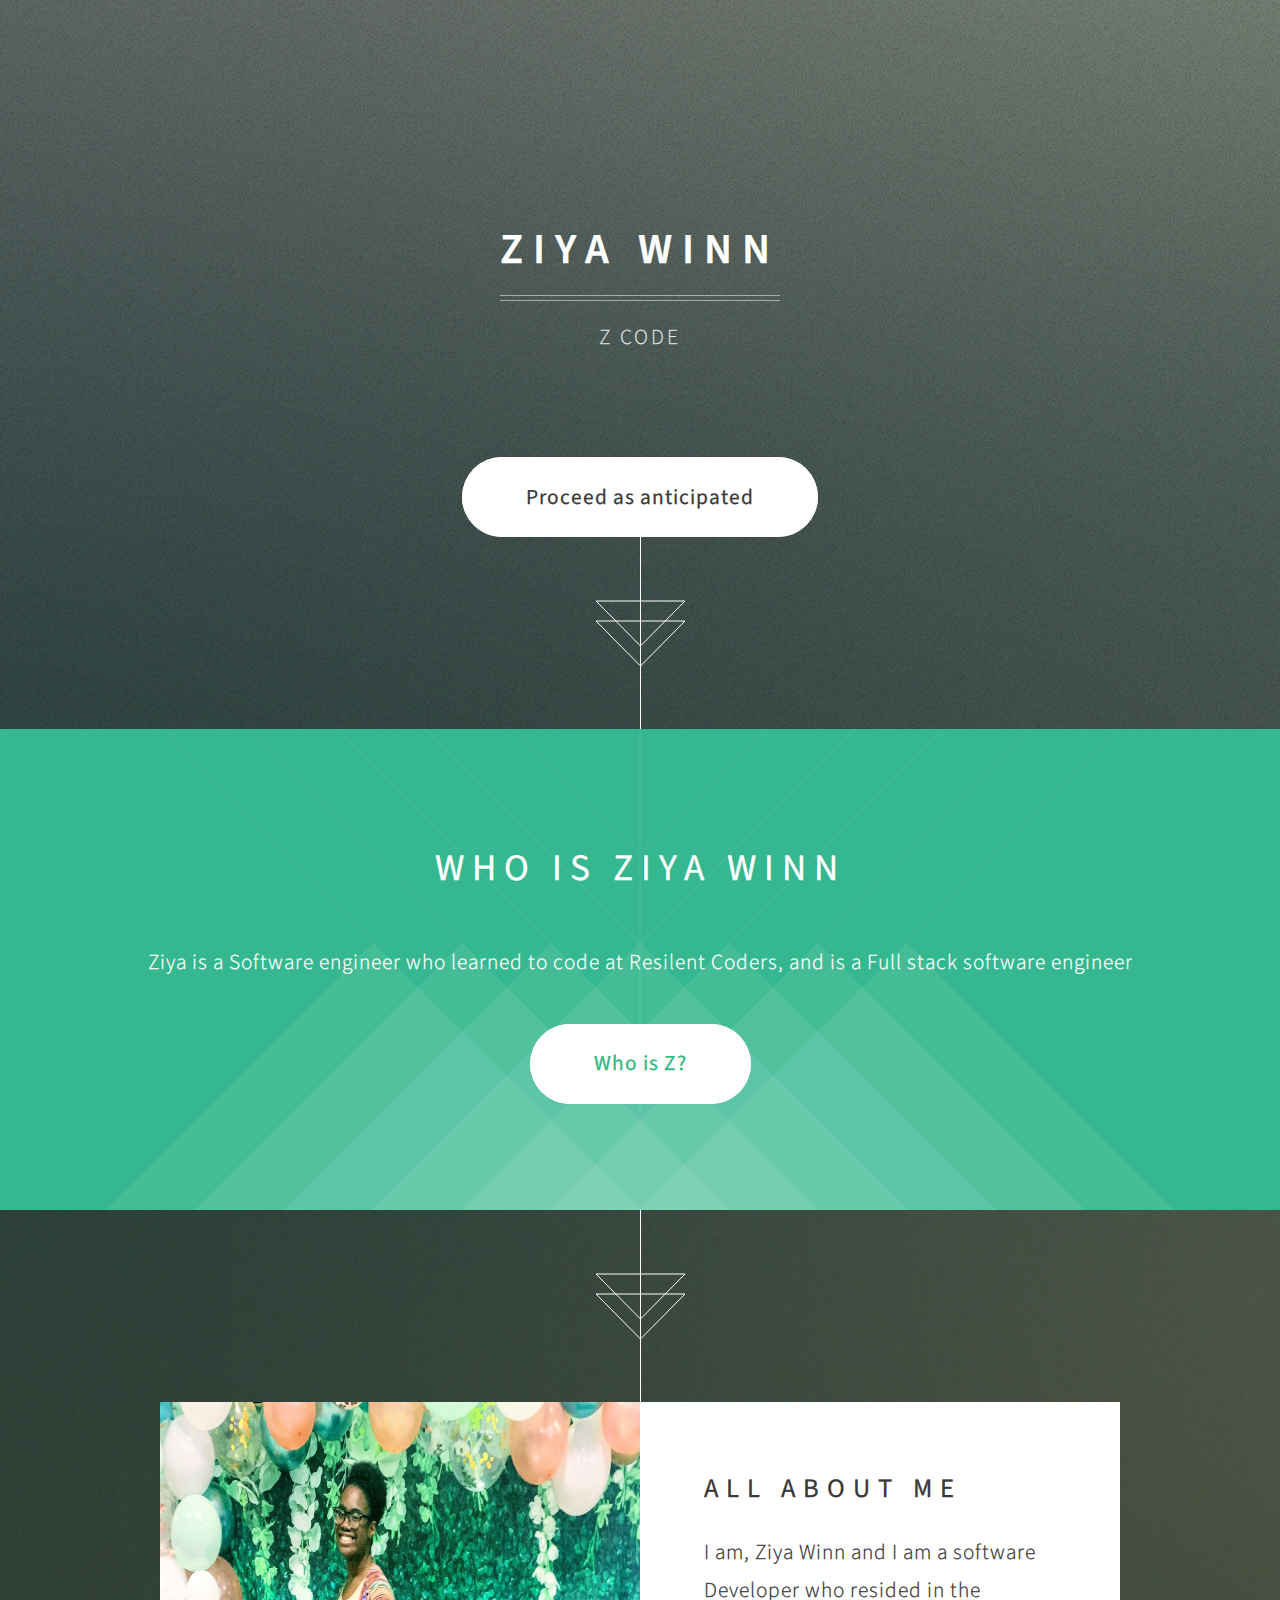
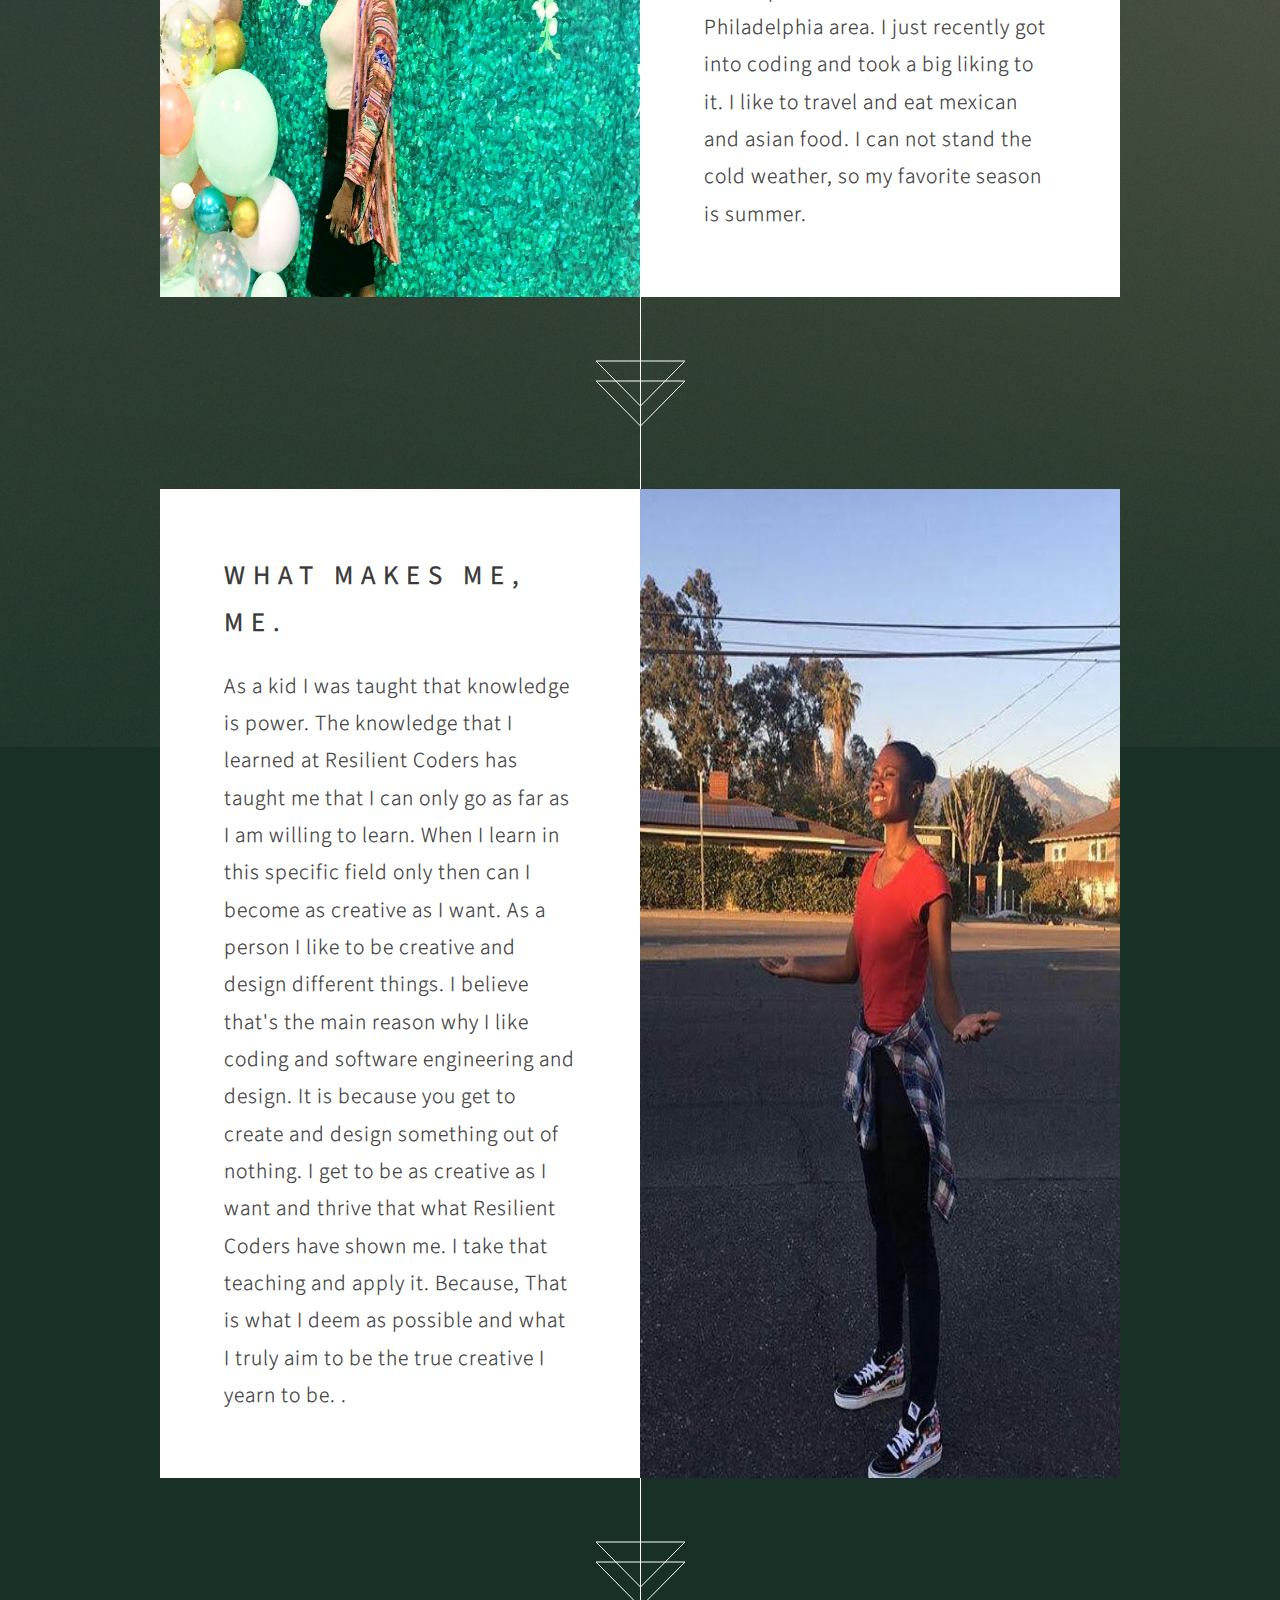
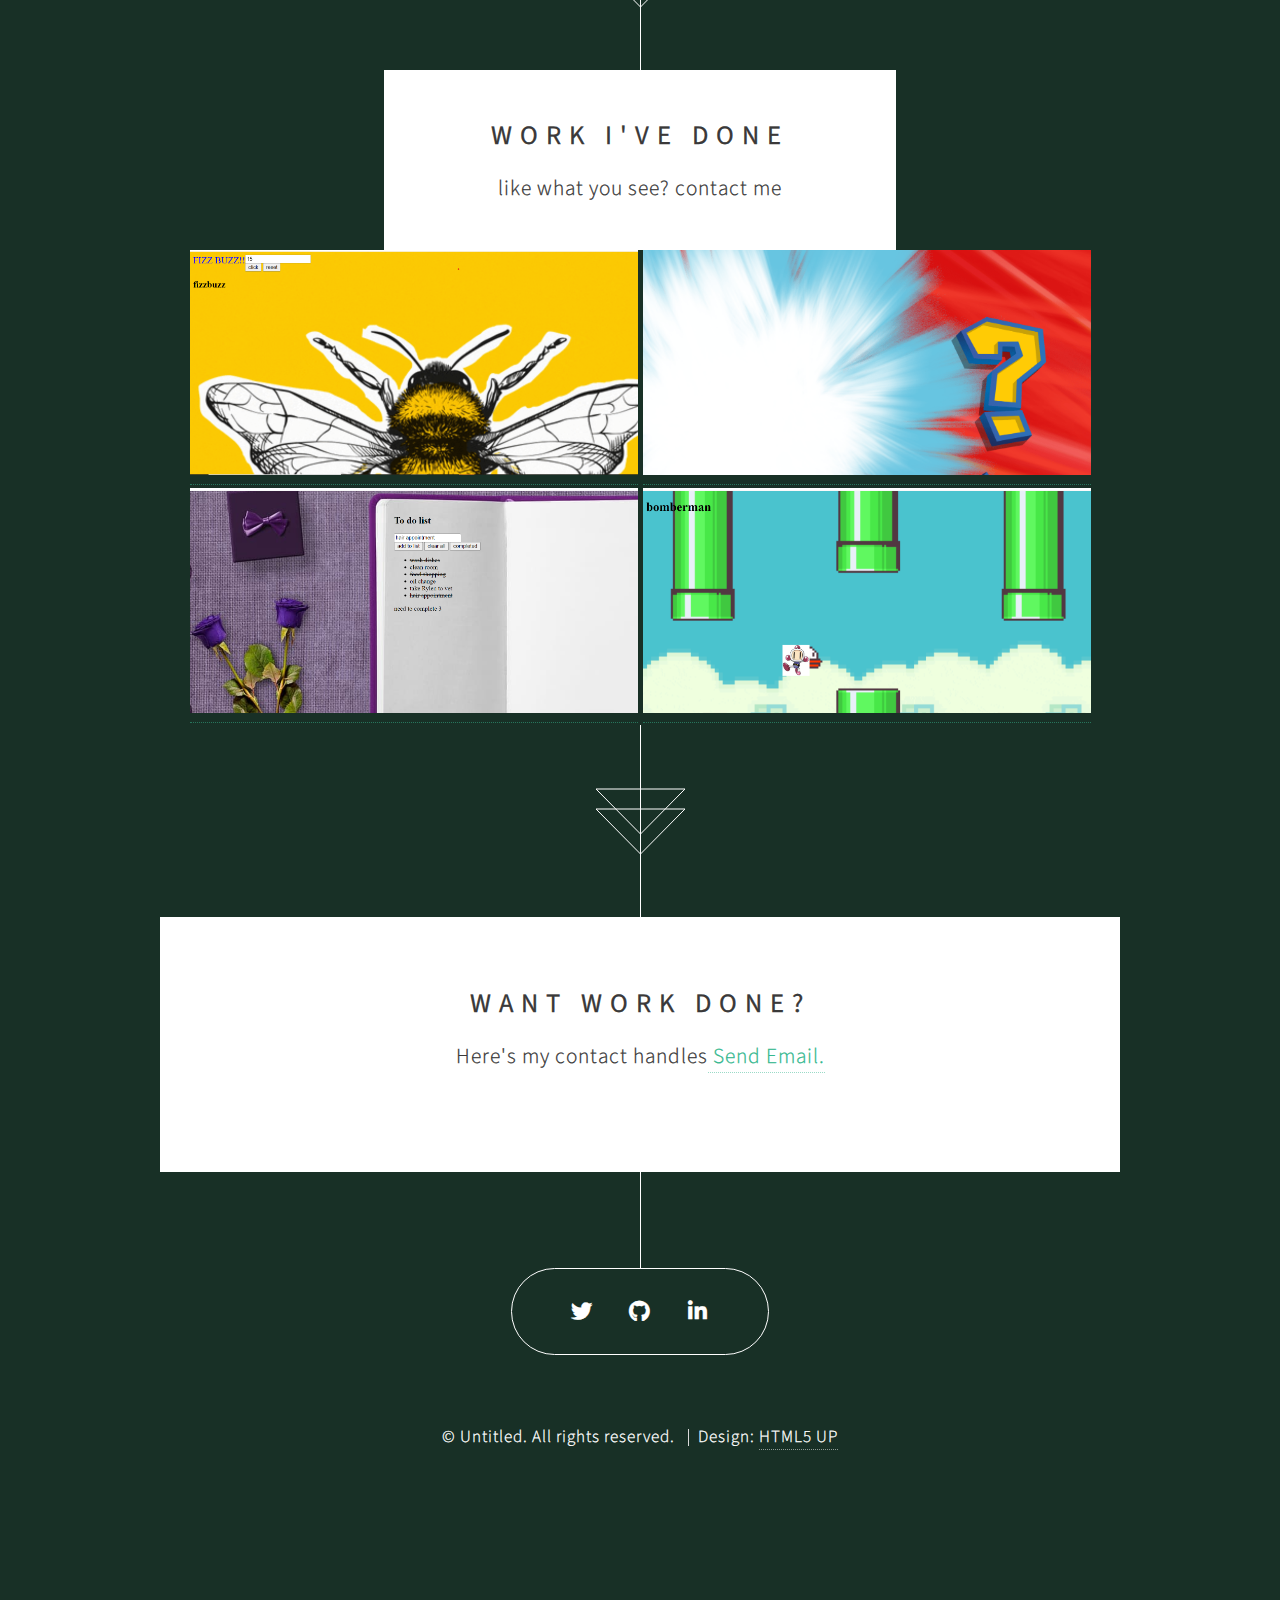
<file: index.html>
<!DOCTYPE html>
<!--
	Overflow by HTML5 UP
	html5up.net | @ajlkn
	Free for personal and commercial use under the CCA 3.0 license (html5up.net/license)
-->
<html>
  <head>
    <title>Portfolio</title>
    <meta charset="utf-8" />
    <meta
      name="viewport"
      content="width=device-width, initial-scale=1, user-scalable=no"
    />
    <link rel="stylesheet" href="assets/css/main.css" />
    <noscript
      ><link rel="stylesheet" href="assets/css/noscript.css"
    /></noscript>
  </head>
  <body class="is-preload">
    <!-- Header -->
    <section id="header">
      <header>
        <h1>Ziya Winn</h1>
        <p>Z code</p>
      </header>
      <footer>
        <a href="#banner" class="button style2 scrolly-middle"
          >Proceed as anticipated</a
        >
      </footer>
    </section>

    <!-- Banner -->
    <section id="banner">
      <header>
        <h2>Who is Ziya Winn</h2>
      </header>
      <p>
        Ziya is a Software engineer who learned to code at Resilent Coders, and
        is a Full stack software engineer
        <!-- <a href="http://twitter.com/ajlkn">AJ</a> for <a href="http://html5up.net">HTML5 UP</a>.<br />
				It’s responsive, built on HTML5/CSS3, and entirely free<br />
				under the <a href="http://html5up.net/license">Creative Commons license</a>.</p> -->
      </p>

      <footer>
        <a href="#first" class="button style2 scrolly">Who is Z?</a>
      </footer>
    </section>

    <!-- Feature 1 -->
    <article id="first" class="container box style1 right">
      <a href="#" class="image fit"><img id=smile src="images/green.jpg" alt="" /></a>
      <div class="inner">
        <header>
          <h2>all about me<br /></h2>
        </header>
        <p>
          I am, Ziya Winn and I am a software Developer who resided in the
          Philadelphia area. I just recently got into coding and took a big
          liking to it. I like to travel and eat mexican and asian food. I can
          not stand the cold weather, so my favorite season is summer.
        </p>
      </div>
    </article>

    <!-- Feature 2 -->
    <article class="container box style1 left">
      <a href="#" class="image fit"
        ><img id= sun src="images/sunsetpic (1).jpg" alt=""
      /></a>
      <div class="inner">
        <header>
          <h2>what makes me, me.<br /></h2>
        </header>
        <p>
          As a kid I was taught that knowledge is power. The knowledge that I
          learned at Resilient Coders has taught me that I can only go as far as
          I am willing to learn. When I learn in this specific field only then
          can I become as creative as I want. As a person I like to be creative
          and design different things. I believe that's the main reason why I
          like coding and software engineering and design. It is because you get
          to create and design something out of nothing. I get to be as creative
          as I want and thrive that what Resilient Coders have shown me. I take
          that teaching and apply it. Because, That is what I deem as possible
          and what I truly aim to be the true creative I yearn to be. .
        </p>
      </div>
    </article>

    <!-- Portfolio -->
    <article class="container box style2">
      <header id="projectTitle">
        <h2>work I've done</h2>
        <p>like what you see? contact me<br /></p>
      </header>
      <a href="projectfolder/fizzbuzz/fizzpop.html">
        <header id="fizzbuzz"></header
      ></a>

      <a href="projectfolder/simple1/simple1.html"
        ><header id="calculator"></header
      ></a>

      <a href="projectfolder/todo-list-2019-week05/to-do-list.html">
        <header id="todolist"></header
      ></a>

      <a href="projectfolder/bomberman/bomberman.html"
        ><header id="bomberman"></header
      ></a>

      <!-- <div class="inner gallery">
					<div class="row gtr-0">
						<div class="col-3 col-12-mobile"><a href="images/fizzbuzz 2021-02-17 180656.png" class="image fit"><img src="images/fizzbuzz 2021-02-17 180656.png" alt="" title="Ad infinitum" /></a></div>
						<div class="col-3 col-12-mobile"><a href="images/todolist 2021-02-18 125027.png" class="image fit"><img src="images/todolist 2021-02-18 125027.png" alt="" title="Dressed in Clarity" /></a></div>
						<div class="col-3 col-12-mobile"><a href="images/fulls/03.jpg" class="image fit"><img src="images/thumbs/03.jpg" alt="" title="Raven" /></a></div>
						<div class="col-3 col-12-mobile"><a href="images/fulls/04.jpg" class="image fit"><img src="images/thumbs/04.jpg" alt="" title="I'll have a cup of Disneyland, please" /></a></div>
					</div>
					<div class="row gtr-0">
						<div class="col-3 col-12-mobile"><a href="images/fulls/05.jpg" class="image fit"><img src="images/thumbs/05.jpg" alt="" title="Cherish" /></a></div>
						<div class="col-3 col-12-mobile"><a href="images/fulls/06.jpg" class="image fit"><img src="images/thumbs/06.jpg" alt="" title="Different." /></a></div>
						<div class="col-3 col-12-mobile"><a href="images/fulls/07.jpg" class="image fit"><img src="images/thumbs/07.jpg" alt="" title="History was made here" /></a></div>
						<div class="col-3 col-12-mobile"><a href="images/fulls/08.jpg" class="image fit"><img src="images/thumbs/08.jpg" alt="" title="People come and go and walk away" /></a></div>
					</div>
				</div> -->
    </article>

    <!-- Contact -->
    <article class="container box style3">
      <header>
        <h2>Want work done?</h2>
        <p>
          Here's my contact handles<a href="mailto:ziyawinn@gmail.com">
            Send Email.</a
          >
        </p>
      </header>
      <!-- <form method="post" action="#">
					<div class="row gtr-50">
						<div class="col-6 col-12-mobile"><input type="text" class="text" name="name" placeholder="Name" /></div>
						<div class="col-6 col-12-mobile"><input type="text" class="text" name="email" placeholder="Email" /></div>
						<div class="col-12">
							<textarea name="message" placeholder="Message"></textarea>
						</div>
						<div class="col-12">
							<a href="mailto:ziyawinn@gmail.com">Send Email</a>
							<ul class="actions">
								<li><input type="submit" value="Send Message" /></li>
							</ul>
						</div>
					</div>
				</form>
				<a href="mailto:ziyawinn@gmail.com">Send Email</a> -->
    </article>

    <!-- Generic -->
    <!--
			<article class="container box style3">
				<header>
					<h2>Generic Box</h2>
					<p>Just a generic box. Nothing to see here.</p>
				</header>
				<section>
					<header>
						<h3>Paragraph</h3>
						<p>This is a subtitle</p>
					</header>
					<p>Phasellus nisl nisl, varius id <sup>porttitor sed pellentesque</sup> ac orci. Pellentesque
					habitant <strong>strong</strong> tristique <b>bold</b> et netus <i>italic</i> malesuada <em>emphasized</em> ac turpis egestas. Morbi
					leo suscipit ut. Praesent <sub>id turpis vitae</sub> turpis pretium ultricies. Vestibulum sit
					amet risus elit.</p>
				</section>
				<section>
					<header>
						<h3>Blockquote</h3>
					</header>
					<blockquote>Fringilla nisl. Donec accumsan interdum nisi, quis tincidunt felis sagittis eget.
					tempus euismod. Vestibulum ante ipsum primis in faucibus.</blockquote>
				</section>
				<section>
					<header>
						<h3>Divider</h3>
					</header>
					<p>Donec consectetur <a href="#">vestibulum dolor et pulvinar</a>. Etiam vel felis enim, at viverra
					ligula. Ut porttitor sagittis lorem, quis eleifend nisi ornare vel. Praesent nec orci
					facilisis leo magna. Cras sit amet urna eros, id egestas urna. Quisque aliquam
					tempus euismod. Vestibulum ante ipsum primis in faucibus orci luctus et ultrices
					posuere cubilia.</p>
					<hr />
					<p>Donec consectetur vestibulum dolor et pulvinar. Etiam vel felis enim, at viverra
					ligula. Ut porttitor sagittis lorem, quis eleifend nisi ornare vel. Praesent nec orci
					facilisis leo magna. Cras sit amet urna eros, id egestas urna. Quisque aliquam
					tempus euismod. Vestibulum ante ipsum primis in faucibus orci luctus et ultrices
					posuere cubilia.</p>
				</section>
				<section>
					<header>
						<h3>Unordered List</h3>
					</header>
					<ul>
						<li>Donec consectetur vestibulum dolor et pulvinar. Etiam vel felis enim, at viverra ligula. Ut porttitor sagittis lorem, quis eleifend nisi ornare vel.</li>
						<li>Donec consectetur vestibulum dolor et pulvinar. Etiam vel felis enim, at viverra ligula. Ut porttitor sagittis lorem, quis eleifend nisi ornare vel.</li>
						<li>Donec consectetur vestibulum dolor et pulvinar. Etiam vel felis enim, at viverra ligula. Ut porttitor sagittis lorem, quis eleifend nisi ornare vel.</li>
						<li>Donec consectetur vestibulum dolor et pulvinar. Etiam vel felis enim, at viverra ligula. Ut porttitor sagittis lorem, quis eleifend nisi ornare vel.</li>
					</ul>
				</section>
				<section>
					<header>
						<h3>Ordered List</h3>
					</header>
					<ol>
						<li>Donec consectetur vestibulum dolor et pulvinar. Etiam vel felis enim, at viverra ligula. Ut porttitor sagittis lorem, quis eleifend nisi ornare vel.</li>
						<li>Donec consectetur vestibulum dolor et pulvinar. Etiam vel felis enim, at viverra ligula. Ut porttitor sagittis lorem, quis eleifend nisi ornare vel.</li>
						<li>Donec consectetur vestibulum dolor et pulvinar. Etiam vel felis enim, at viverra ligula. Ut porttitor sagittis lorem, quis eleifend nisi ornare vel.</li>
						<li>Donec consectetur vestibulum dolor et pulvinar. Etiam vel felis enim, at viverra ligula. Ut porttitor sagittis lorem, quis eleifend nisi ornare vel.</li>
					</ol>
				</section>
				<section>
					<header>
						<h3>Table</h3>
					</header>
					<div class="table-wrapper">
						<table>
							<thead>
								<tr>
									<th>ID</th>
									<th>Name</th>
									<th>Description</th>
									<th>Price</th>
								</tr>
							</thead>
							<tbody>
								<tr>
									<td>45815</td>
									<td>Something</td>
									<td>Ut porttitor sagittis lorem quis nisi ornare.</td>
									<td>29.99</td>
								</tr>
								<tr>
									<td>24524</td>
									<td>Nothing</td>
									<td>Ut porttitor sagittis lorem quis nisi ornare.</td>
									<td>19.99</td>
								</tr>
								<tr>
									<td>45815</td>
									<td>Something</td>
									<td>Ut porttitor sagittis lorem quis nisi ornare.</td>
									<td>29.99</td>
								</tr>
								<tr>
									<td>24524</td>
									<td>Nothing</td>
									<td>Ut porttitor sagittis lorem quis nisi ornare.</td>
									<td>19.99</td>
								</tr>
							</tbody>
							<tfoot>
								<tr>
									<td colspan="3"></td>
									<td>100.00</td>
								</tr>
							</tfoot>
						</table>
					</div>
				</section>
				<section>
					<header>
						<h3>Form</h3>
					</header>
					<form method="post" action="#">
						<div class="row">
							<div class="col-6 col-12-mobile">
								<input class="text" type="text" name="name" id="name" value="" placeholder="John Doe" />
							</div>
							<div class="col-6 col-12-mobile">
								<input class="text" type="text" name="email" id="email" value="" placeholder="johndoe@domain.tld" />
							</div>
							<div class="col-12">
								<select name="department" id="department">
									<option value="">Choose a department</option>
									<option value="1">Manufacturing</option>
									<option value="2">Administration</option>
									<option value="3">Support</option>
								</select>
							</div>
							<div class="col-12">
								<input class="text" type="text" name="subject" id="subject" value="" placeholder="Enter your subject" />
							</div>
							<div class="col-12">
								<textarea name="message" id="message" placeholder="Enter your message"></textarea>
							</div>
							<div class="col-12">
								<ul class="actions">
									<li><input type="submit" value="Submit" /></li>
									<li><input type="reset" class="style3" value="Clear Form" /></li>
								</ul>
							</div>
						</div>
					</form>
				</section>
			</article>
		-->

    <section id="footer">
      <ul class="icons">
        <li>
          <a href="https://twitter.com/WinnZiya" class="icon brands fa-twitter"
            ><span class="label">Twitter</span></a
          >
        </li>
        <li>
          <a href="https://github.com/ziyawinn" class="icon brands fa-github"
            ><span class="label">Github</span></a
          >
        </li>
        <li>
          <a
            href="https://www.linkedin.com/in/ziya-winn-244154175?lipi=urn%3Ali%3Apage%3Ad_flagship3_profile_view_base_contact_details%3BweBOb4lQSWOSgsXxA%2F86%2Bw%3D%3D"
            class="icon brands fa-linkedin-in"
            ><span class="label">LinkedIn</span></a
          >
        </li>
      </ul>
      <div class="copyright">
        <ul class="menu">
          <li>&copy; Untitled. All rights reserved.</li>
          <li>Design: <a href="http://html5up.net">HTML5 UP</a></li>
        </ul>
      </div>
    </section>

    <!-- Scripts -->
    <script src="assets/js/jquery.min.js"></script>
    <script src="assets/js/jquery.scrolly.min.js"></script>
    <script src="assets/js/jquery.poptrox.min.js"></script>
    <script src="assets/js/browser.min.js"></script>
    <script src="assets/js/breakpoints.min.js"></script>
    <script src="assets/js/util.js"></script>
    <script src="assets/js/main.js"></script>
  </body>
</html>
</file>
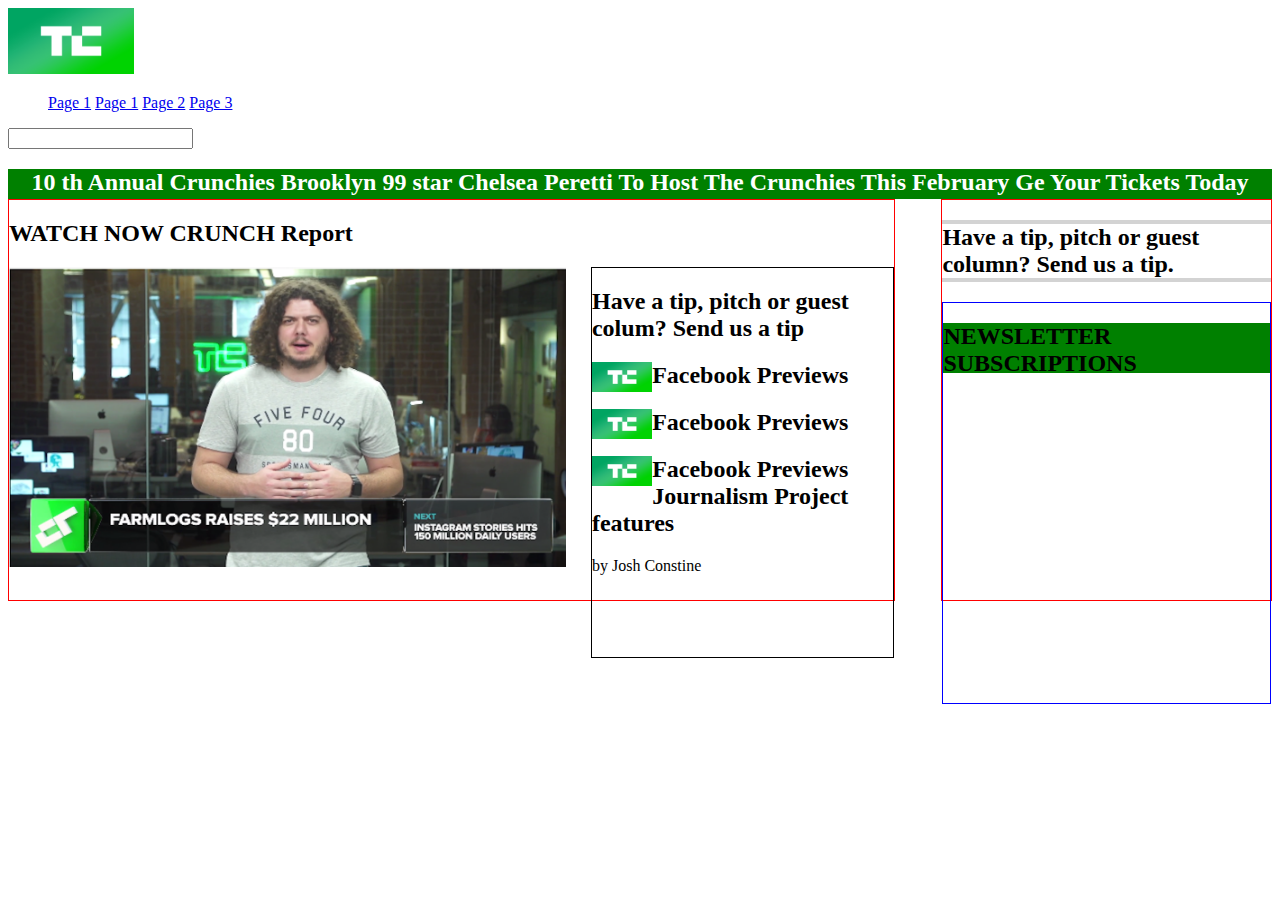
<file: projectfolder/techcrunch1/index.html>
<!DOCTYPE html>
<html lang="en" dir="ltr">

<head>
  <meta charset="utf-8">
  <link rel="stylesheet" href="https://pro.fontawesome.com/releases/v5.10.0/css/all.css" integrity="sha384-AYmEC3Yw5cVb3ZcuHtOA93w35dYTsvhLPVnYs9eStHfGJvOvKxVfELGroGkvsg+p" crossorigin="anonymous" />
  <link rel="stylesheet" href="style.css">

  <title></title>
</head>

<body>
  <header>
    <img src="tech.png" alt="">
    <ul class="followUs">
      <i class="fab fa-facebook"></i>
      <i class="fab fa-facebook"></i>
      <i class="fab fa-facebook"></i>
      <i class="fab fa-facebook"></i>
      <i class="fab fa-facebook"></i>
      <i class="fab fa-facebook"></i>
    </ul>


    <ul class="navbar">
      <li><a href="#">Page 1</a></li>
      <li><a href="#">Page 1</a></li>
      <li><a href="#">Page 2</a></li>
      <li><a href="#">Page 3</a></li>
    </ul>

    <i class="fab fa-facebook"></i>
    <input type="text" name="" value="">


  </header>

  <section class="midSection">
       <h2> 10 th Annual Crunchies <span> Brooklyn 99 star Chelsea Peretti To Host The Crunchies This February</span> Ge Your Tickets Today</h2>
  </section>




  <section class="leftSection">
   <h2> WATCH NOW CRUNCH Report </h2>
   <img src="tech01.png" alt="">
   <section class="leftChilSection">
     <h2> Have a tip, pitch or guest colum? Send us a tip</h2>
      <img src="tech.png" alt="">
      <h2>Facebook Previews</h2>
      <img src="tech.png" alt="">
      <h2>Facebook Previews</h2>
      <img src="tech.png" alt="">
      <h2>Facebook Previews Journalism Project features</h2>
      <span>by Josh Constine

   </section>

    </section>

    <section class="rightSection">
       <h2>Have a tip, pitch or guest column? Send us a tip.</h2>
       <section class="rightChildSection">
              <section class="newsLetterSection">
                <h2>NEWSLETTER SUBSCRIPTIONS</h2>
              </section>
       </section>

      </section>

</body>

</html>
</file>
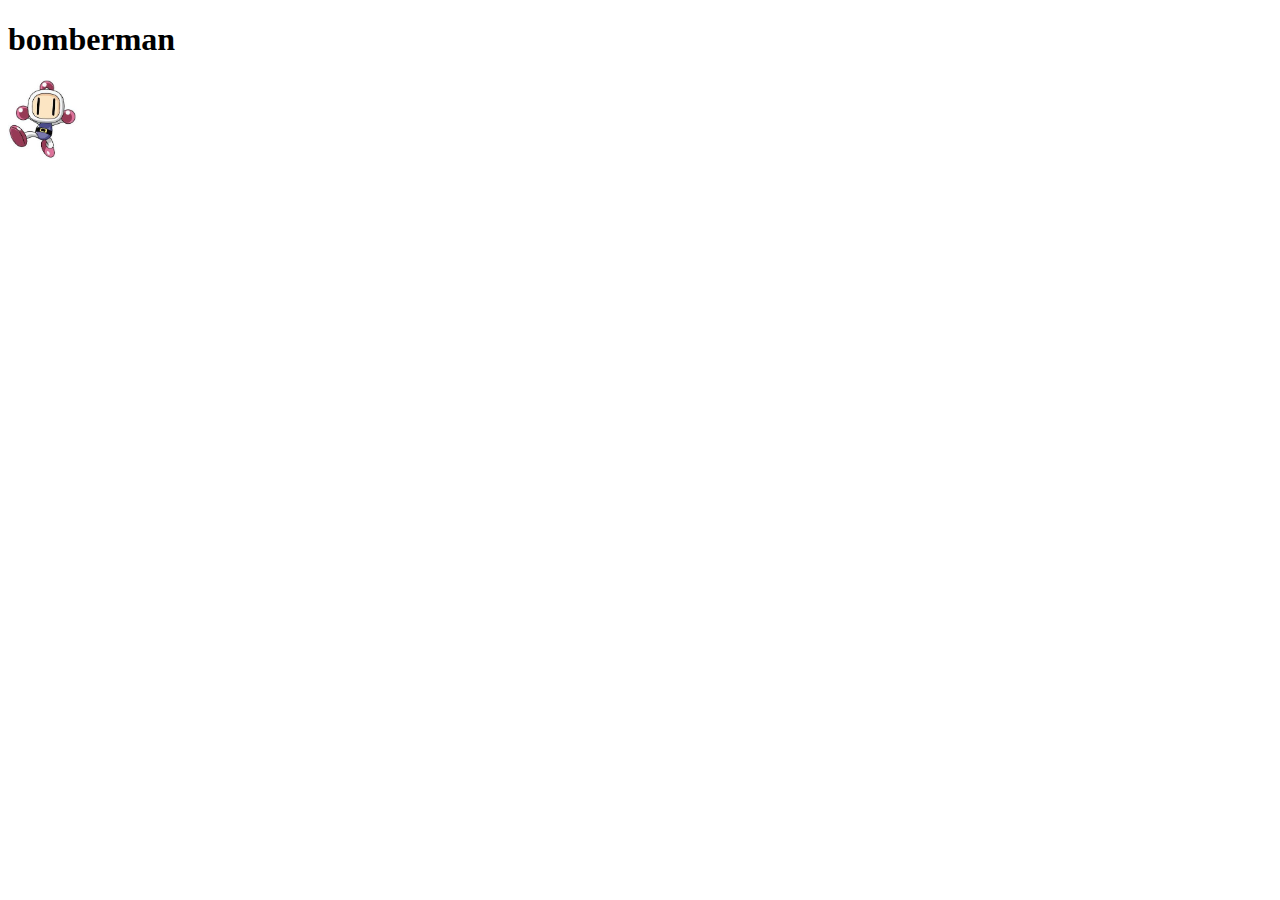
<file: projectfolder/bomberman/bomberman.html>
<!DOCTYPE html>
<html lang="en">
<head>
    <meta charset="UTF-8">
    <meta name="viewport" content="width=device-width, initial-scale=1.0">
    <title>Document</title>
    <link rel="stylesheet" href="bomberman.css">

</head>
<body>
    <h1>bomberman</h1>
    <section>
    <img class="player" src="bomberman.jfif" >
    </section>
    
    <script src="bomberman.js"></script>
</body>
</html>
</file>
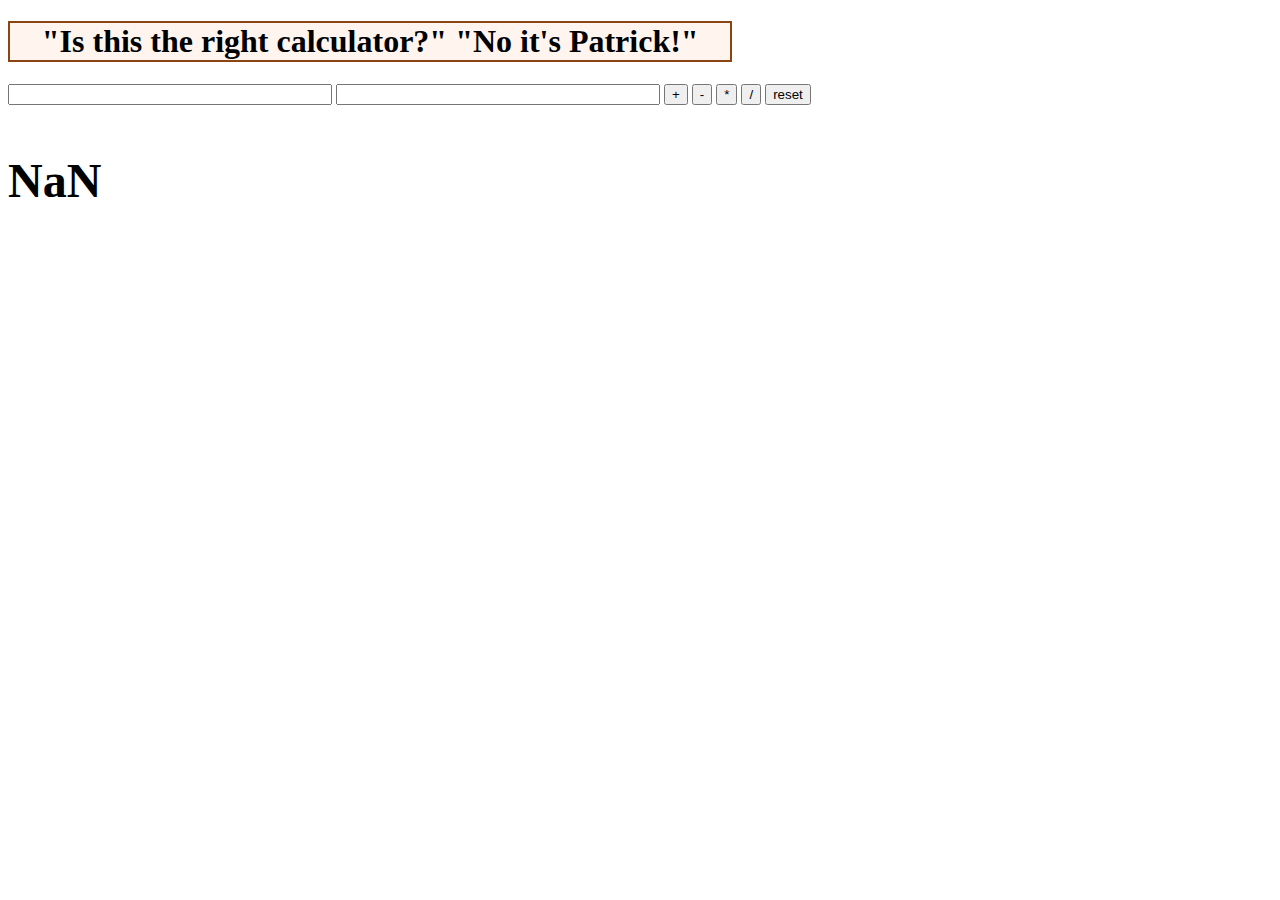
<file: projectfolder/calculator2/calculator.html>
<!DOCTYPE html>
<html lang="en">
<head>
    <link rel="stylesheet" href="calculator.css">
    <meta charset="UTF-8">
    <meta name="viewport" content="width=device-width, initial-scale=1.0">
    <title>Document</title>
</head>
<body>
    
    <h1>"Is this the right calculator?" 
        "No it's Patrick!"
    </h1>
    <input type='text' id="first">
    <input type='text' id= "second">
    <button id="add">+</button>
    <button id="subtraction">-</button>
    <button id="multiply">*</button>
    <button id="divide">/</button>
    <button id="reset">reset</button>
    <p id='answer'></p>
    <script src="calculator.js"></script>
</body>
</html>
</file>
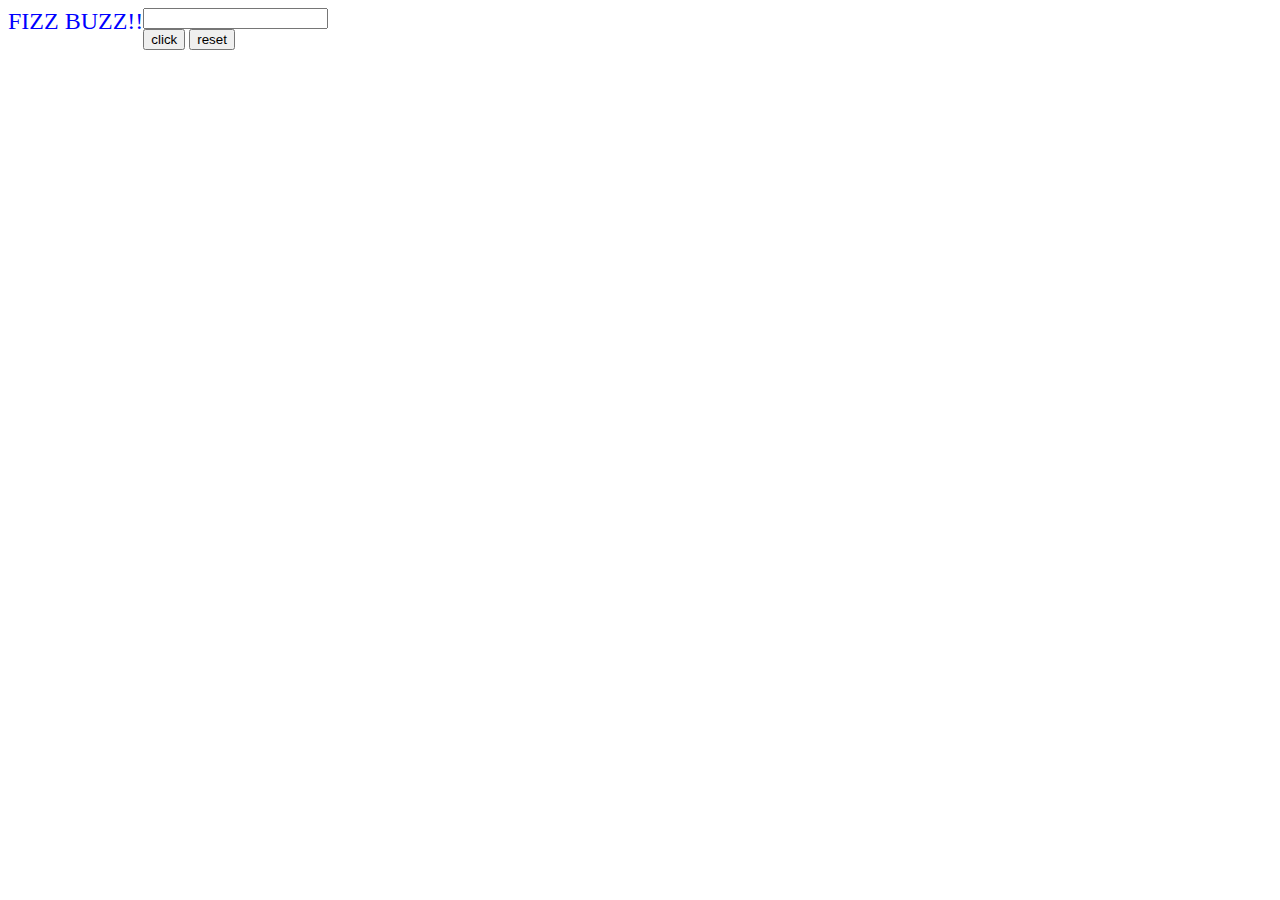
<file: projectfolder/fizzbuzz/fizzpop.html>
<!DOCTYPE html>
<html lang="en">
<head>
    <meta charset="UTF-8">
    <meta name="viewport" content="width=device-width, initial-scale=1.0">
    <title>Document</title>
    <link rel="stylesheet" href="fizzpop.css">

</head>
<body>
    <header>FIZZ BUZZ!!</header>
    <form action=""> 
        <input value="" id="test" type="text">
    </form>
    <button id="click">click</button>
    <button id="reset">reset</button>
    <h2 class="pop"></h2>

    <script type="text/javascript" src="fizzpop.js"></script>
</body>
</html>
</file>
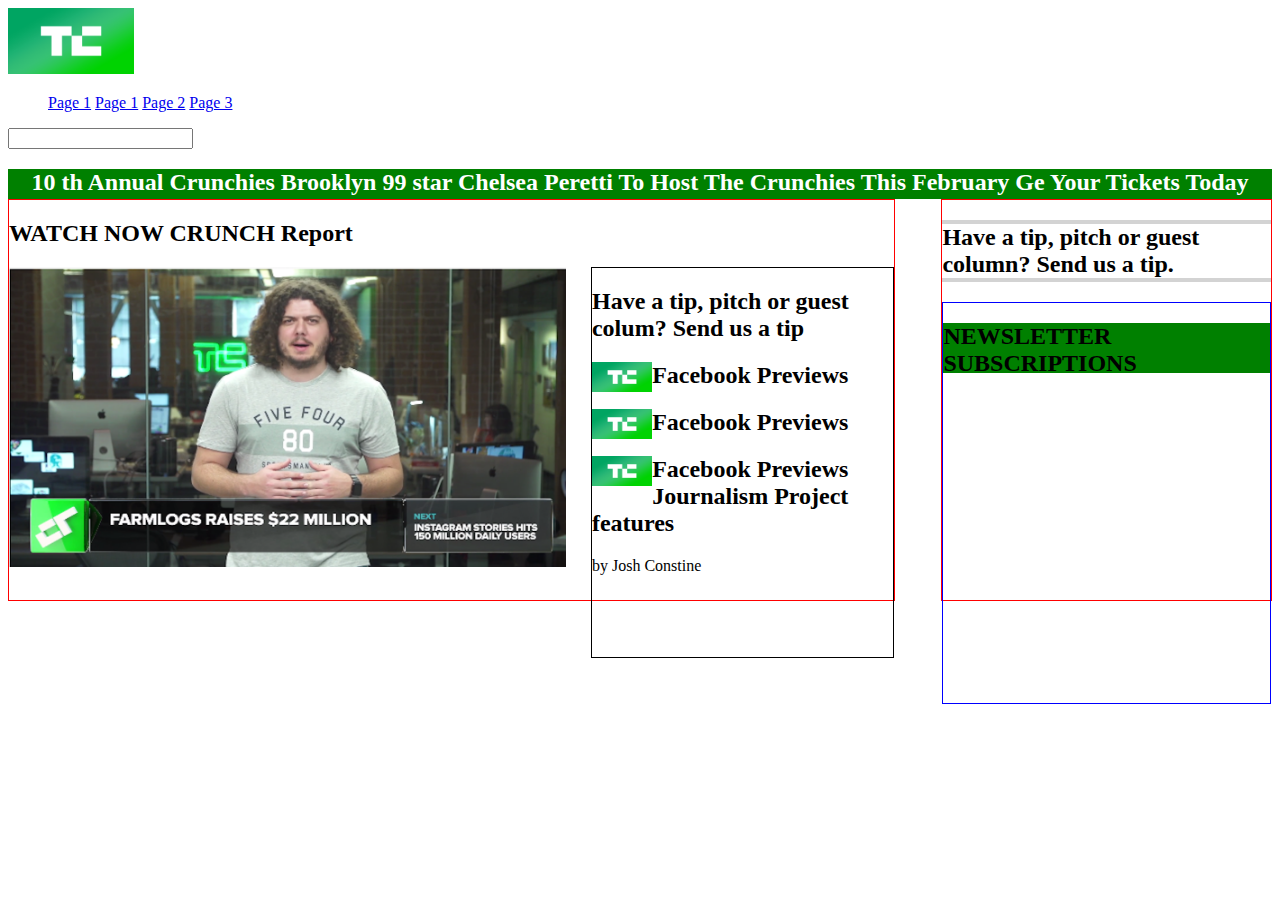
<file: projectfolder/techcrunch1/TECHCRUNCHO.html>
<!DOCTYPE html>
<html lang="en" dir="ltr">

<head>
  <meta charset="utf-8">
  <link rel="stylesheet" href="https://pro.fontawesome.com/releases/v5.10.0/css/all.css" integrity="sha384-AYmEC3Yw5cVb3ZcuHtOA93w35dYTsvhLPVnYs9eStHfGJvOvKxVfELGroGkvsg+p" crossorigin="anonymous" />
  <link rel="stylesheet" href="TECHCRUNCHO.css">

  <title></title>
</head>

<body>
  <header>
    <img src="tech.png" alt="">
    <ul class="followUs">
      <i class="fab fa-facebook"></i>
      <i class="fab fa-facebook"></i>
      <i class="fab fa-facebook"></i>
      <i class="fab fa-facebook"></i>
      <i class="fab fa-facebook"></i>
      <i class="fab fa-facebook"></i>
    </ul>


    <ul class="navbar">
      <li><a href="#">Page 1</a></li>
      <li><a href="#">Page 1</a></li>
      <li><a href="#">Page 2</a></li>
      <li><a href="#">Page 3</a></li>
    </ul>

    <i class="fab fa-facebook"></i>
    <input type="text" name="" value="">


  </header>

  <section class="midSection">
       <h2> 10 th Annual Crunchies <span> Brooklyn 99 star Chelsea Peretti To Host The Crunchies This February</span> Ge Your Tickets Today</h2>
  </section>




  <section class="leftSection">
   <h2> WATCH NOW CRUNCH Report </h2>
   <img src="tech01.png" alt="">
   <section class="leftChilSection">
     <h2> Have a tip, pitch or guest colum? Send us a tip</h2>
      <img src="tech.png" alt="">
      <h2>Facebook Previews</h2>
      <img src="tech.png" alt="">
      <h2>Facebook Previews</h2>
      <img src="tech.png" alt="">
      <h2>Facebook Previews Journalism Project features</h2>
      <span>by Josh Constine

   </section>

    </section>

    <section class="rightSection">
       <h2>Have a tip, pitch or guest column? Send us a tip.</h2>
       <section class="rightChildSection">
              <section class="newsLetterSection">
                <h2>NEWSLETTER SUBSCRIPTIONS</h2>
              </section>
       </section>

      </section>

</body>

</html>
</file>
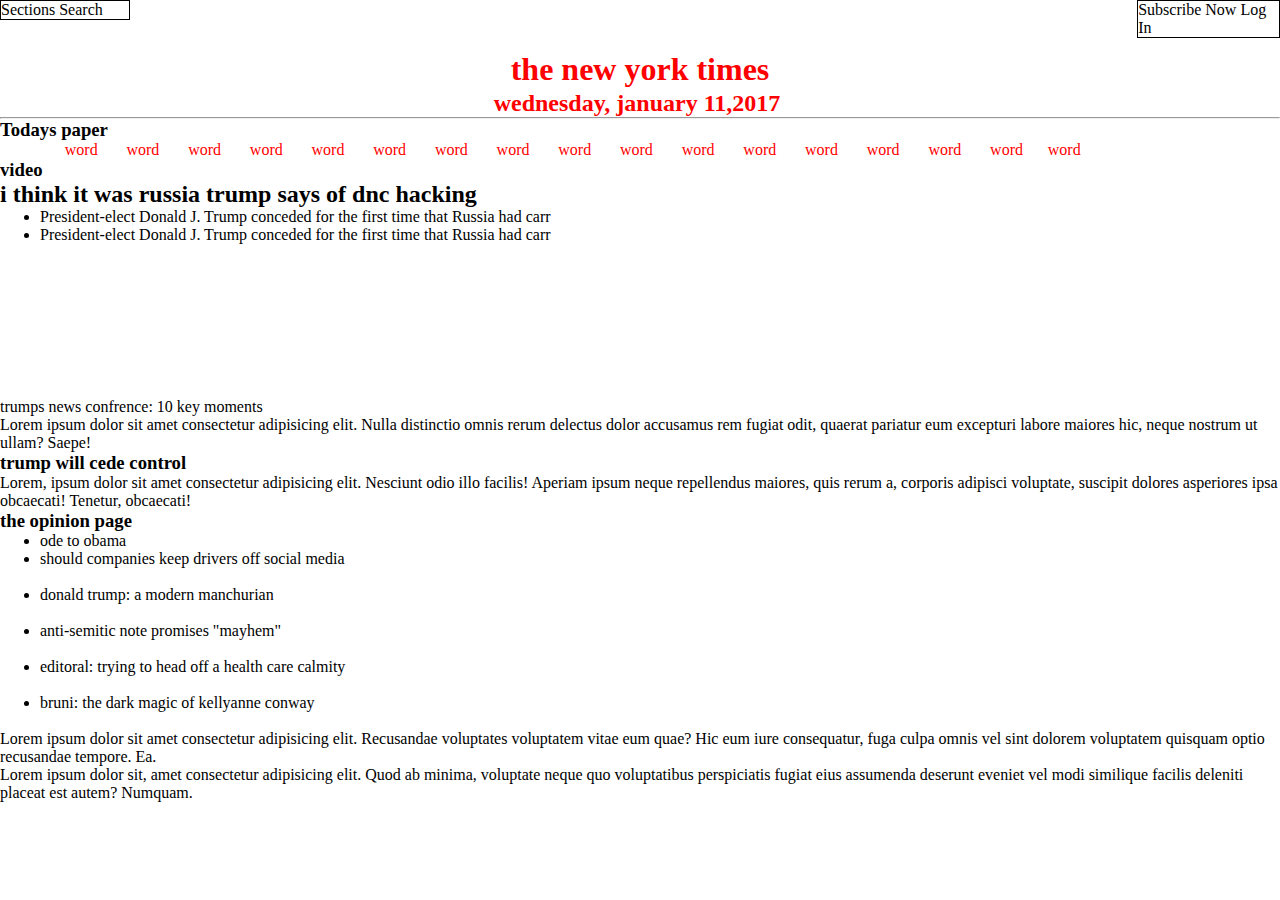
<file: projectfolder/techcrunch1/new-york-time/new+york+time+html.html>
<!DOCTYPE html>
<html lang="en">

<head>
  <meta charset="UTF-8">
  <meta name="viewport" content="width=device-width, initial-scale=1.0">
  <link rel="stylesheet" type="text/css" href="./style.css">
  <title>Document</title>
</head>

<body>
  <header>
    <section>
      <section class="leftSection">
        <span>Sections</span>
        <span>Search</span>
      </section>
      <section class="rightSection">
        <span>Subscribe Now</span>
        <span>Log In</span>
      </section>
    </section>
    <section class="parentSection">
      <h1 class="h1">the new york times</h1>
      <h2 class="wednesday">wednesday, january 11,2017</h2>
      <hr>
      <h3>Todays paper</h3>

      <nav>
        <ul>
          <li>word</li>
          <li>word</li>
          <li>word</li>
          <li>word</li>
          <li>word</li>
          <li>word</li>
          <li>word</li>
          <li>word</li>
          <li>word</li>
          <li>word</li>
          <li>word</li>
          <li>word</li>
          <li>word</li>
          <li>word</li>
          <li>word</li>
          <li>word</sectio>
          <li>word</li>
        </ul>
      </nav>

      <h3>video</h3>
      <h3></h3>
  </header>
  <!-- column 1 -->
  </section>
  <h2>i think it was russia trump says of dnc hacking</h2>
  <ul>
    <li>President-elect Donald J. Trump conceded for the first time that Russia had carr</li>
    <li>President-elect Donald J. Trump conceded for the first time that Russia had carr</li>
  </ul>
  </p>
  </section>
  <!-- column 2 -->
  <section>
    <section>
      <video>trump</video>
    </section>

    <section>
      <p></p>
      <h>trumps news confrence: 10 key moments</h>
      <p>Lorem ipsum dolor sit amet consectetur adipisicing elit. Nulla distinctio omnis rerum delectus dolor accusamus rem fugiat odit, quaerat pariatur eum excepturi labore maiores hic, neque nostrum ut ullam? Saepe!</p>
      <h3>trump will cede control</h3>
      <p>Lorem, ipsum dolor sit amet consectetur adipisicing elit. Nesciunt odio illo facilis! Aperiam ipsum neque repellendus maiores, quis rerum a, corporis adipisci voluptate, suscipit dolores asperiores ipsa obcaecati! Tenetur, obcaecati!</p>
    </section>

    <!-- column 3 -->
    <section>
      <section>
        <div>
          <p></p>
        </div>
      </section>

      <section>
        <section>
          <h3>the opinion page</h3>
          <ul>
            <li>ode to obama</li>
            <li>should companies keep drivers off social media</li><img></img>
            <li>donald trump: a modern manchurian</li><img></img>
            <li>anti-semitic note promises "mayhem"</li><img></img>
            <li>editoral: trying to head off a health care calmity</li><img></img>
            <li>bruni: the dark magic of kellyanne conway</li><img></img>
          </ul>
        </section>
        <section>
          <li>Lorem ipsum dolor sit amet consectetur adipisicing elit. Recusandae voluptates voluptatem vitae eum quae? Hic eum iure consequatur, fuga culpa omnis vel sint dolorem voluptatem quisquam optio recusandae tempore. Ea.</li>
          <li>Lorem ipsum dolor sit, amet consectetur adipisicing elit. Quod ab minima, voluptate neque quo voluptatibus perspiciatis fugiat eius assumenda deserunt eveniet vel modi similique facilis deleniti placeat est autem? Numquam.</li>
        </section>
        <section>
          <section>

          </section>

</body>
</file>
<file: assets/css/noscript.css>
/*
	Overflow by HTML5 UP
	html5up.net | @ajlkn
	Free for personal and commercial use under the CCA 3.0 license (html5up.net/license)
*/

/* Header */

	body.is-preload #header {
		opacity: 1;
	}

		body.is-preload #header footer {
			-moz-transform: none;
			-webkit-transform: none;
			-ms-transform: none;
			transform: none;
			opacity: 1;
		}
</file>
<file: projectfolder/techcrunch1/style.css>
header > img{
  width: 10%;
  /* float:left; */
}
.followUs{
  float: right;

}

.navbar > li{
display: inline-block;
}

.midSection{
  height:30px;
  width:100%;
  background-color: green;
  color:white;
}
.midSection > h2{
  text-align: center;
}
.leftSection{
  width: 70%;
  height:400px;
  float:left;
  border:1px solid red;
}

.leftChilSection{
  float: right;
    width: 34%;
    height: 389px;
  border: 1px solid black;
}
.rightSection> h2{
  border-top: 4px solid lightgray;
  border-bottom: 4px solid lightgray;

}

.leftChilSection > img{
  float: left;
  width:20%;
  height:30px;
}
.leftSection > img{
   width: 63%;
   height:300px;
}
.rightSection{
  width: 26%;
  height:400px;
  border:1px solid red;
  float: right;
}
.rightChildSection{
  height:400px;
  border: 1px solid blue;
}
.newsLetterSection{
  height:50px;
  background-color: green;
  width: 100%;
}
</file>
<file: projectfolder/bomberman/bomberman.css>
*
.player{

width:70px;   
size: 50px; 

}
body{
background-image:url("https://media.giphy.com/media/euuaA2cwLEUuI/giphy.gif");
background-size: cover;
background-repeat:no-repeat ;


}
</file>
<file: projectfolder/calculator2/calculator.css>
body{

    background-image: url("https://media.giphy.com/media/l46CyJmS9KUbokzsI/giphy.gif");
    background-repeat: no-repeat;
    background-size: cover;
}

h1{
    border: 2px solid saddlebrown;
    width: 57%;
    height: 20%;
    background-color: seashell;
    text-align: center;

}


input {
    width: 25%;
    height:50%;
   
}



p{

   font-weight:bold; 
   font-style: normal;
   font-size: 3rem;
}
</file>
<file: projectfolder/fizzbuzz/fizzpop.css>
*
header{
    color: blue;
    align:center;
    font-size:x-large;
float: left;}

    


body{ 

    background-image: url(https://media.giphy.com/media/iJE5FiOJ7ecJZFjC2B/giphy.gif);
    background-size:cover ;

}
</file>
<file: projectfolder/techcrunch1/TECHCRUNCHO.css>
header > img{
  width: 10%;
  /* float:left; */
}
.followUs{
  float: right;

}

.navbar > li{
display: inline-block;
}

.midSection{
  height:30px;
  width:100%;
  background-color: green;
  color:white;
}
.midSection > h2{
  text-align: center;
}
.leftSection{
  width: 70%;
  height:400px;
  float:left;
  border:1px solid red;
}

.leftChilSection{
  float: right;
    width: 34%;
    height: 389px;
  border: 1px solid black;
}
.rightSection> h2{
  border-top: 4px solid lightgray;
  border-bottom: 4px solid lightgray;

}

.leftChilSection > img{
  float: left;
  width:20%;
  height:30px;
}
.leftSection > img{
   width: 63%;
   height:300px;
}
.rightSection{
  width: 26%;
  height:400px;
  border:1px solid red;
  float: right;
}
.rightChildSection{
  height:400px;
  border: 1px solid blue;
}
.newsLetterSection{
  height:50px;
  background-color: green;
  width: 100%;
}
</file>
<file: projectfolder/techcrunch1/new-york-time/style.css>
*{
  margin: auto;
  height: auto;
}
.h1 {
color: red;
text-align: center;
padding:4% 2px 2px 2px;
}
.wednesday{
color: red;
text-align: center;
padding: 0% 6px 0px 0px
}

.leftSection{
  float: left;
  display: inline-block;
  border: 1px solid black;
  width: 10%;
}

.rightSection{
  float: right;
  display: inline-block;
  border: 1px solid black;
  width: 11%;
}
.parentSection  li{
   display: inline-block;
   padding-left:2%;
   color: red;
}
</file>
<file: assets/css/main.css>
@import url("https://fonts.googleapis.com/css?family=Source+Sans+Pro:300,300italic,400,600");
@import url("fontawesome-all.min.css");

/*
	Overflow by HTML5 UP
	html5up.net | @ajlkn
	Free for personal and commercial use under the CCA 3.0 license (html5up.net/license)
*/

html, body, div, span, applet, object,
iframe, h1, h2, h3, h4, h5, h6, p, blockquote,
pre, a, abbr, acronym, address, big, cite,
code, del, dfn, em, img, ins, kbd, q, s, samp,
small, strike, strong, sub, sup, tt, var, b,
u, i, center, dl, dt, dd, ol, ul, li, fieldset,
form, label, legend, table, caption, tbody,
tfoot, thead, tr, th, td, article, aside,
canvas, details, embed, figure, figcaption,
footer, header, hgroup, menu, nav, output, ruby,
section, summary, time, mark, audio, video {
	margin: 0;
	padding: 0;
	border: 0;
	font-size: 100%;
	font: inherit;
	vertical-align: baseline;}

article, aside, details, figcaption, figure,
footer, header, hgroup, menu, nav, section {
	display: block;}

body {
	line-height: 1;
}

ol, ul {
	list-style: none;
}

blockquote, q {
	quotes: none;
}

	blockquote:before, blockquote:after, q:before, q:after {
		content: '';
		content: none;
	}

table {
	border-collapse: collapse;
	border-spacing: 0;
}

body {
	-webkit-text-size-adjust: none;
}

mark {
	background-color: transparent;
	color: inherit;
}

input::-moz-focus-inner {
	border: 0;
	padding: 0;
}

input, select, textarea {
	-moz-appearance: none;
	-webkit-appearance: none;
	-ms-appearance: none;
	appearance: none;
}

/* Basic */

	html {
		box-sizing: border-box;
	}

	*, *:before, *:after {
		box-sizing: inherit;
	}

	body {
		background-color: #183026;
		background-image: url("images/overlay.png"), url("../../images/bg.jpg");
		background-repeat: repeat, no-repeat;
		background-size: auto, cover;
		background-position: top left, center 0;
		background-attachment: fixed, fixed;
		font-family: 'Source Sans Pro', sans-serif;
		font-size: 18pt;
		line-height: 1.75em;
		font-weight: 300;
		letter-spacing: 1px;
		color: #3a3939;
		text-shadow: 0 0 0.5px rgba(58, 57, 57, 0.25);
		-webkit-text-stroke: 0.25px;
	}

		body.is-scroll {
			background-attachment: scroll, scroll;
			background-size: auto, 100% auto;
		}

		body.is-preload *, body.is-preload *:before, body.is-preload *:after {
			-moz-animation: none !important;
			-webkit-animation: none !important;
			-ms-animation: none !important;
			animation: none !important;
			-moz-transition: none !important;
			-webkit-transition: none !important;
			-ms-transition: none !important;
			transition: none !important;
		}

	input, textarea, select {
		font-family: 'Source Sans Pro', sans-serif;
		font-size: 18pt;
		line-height: 1.75em;
		font-weight: 300;
		letter-spacing: 1px;
		color: #3a3939;
		text-shadow: 0 0 0.5px rgba(58, 57, 57, 0.25);
		-webkit-text-stroke: 0.25px;
	}

	h1, h2, h3, h4, h5, h6 {
		font-weight: 400;
		text-transform: uppercase;
		line-height: 1.75em;
	}

	h1 a, h2 a, h3 a, h4 a, h5 a, h6 a {
		color: inherit;
		text-decoration: none;
	}

	h2 {
		font-size: 1.25em;
		letter-spacing: 8px;
	}

	h3 {
		font-size: 1em;
		letter-spacing: 5px;
	}

	strong, b {
		font-weight: 400;
	}

	em, i {
		font-style: italic;
	}

	a {
		-moz-transition: border-color 0.35s ease-in-out, color 0.35s ease-in-out;
		-webkit-transition: border-color 0.35s ease-in-out, color 0.35s ease-in-out;
		-ms-transition: border-color 0.35s ease-in-out, color 0.35s ease-in-out;
		transition: border-color 0.35s ease-in-out, color 0.35s ease-in-out;
		color: #35b88f;
		text-shadow: 0 0 0.5px rgba(53, 184, 143, 0.25);
		text-decoration: none;
		border-bottom: dotted 1px rgba(53, 184, 143, 0.5);
	}

		a:hover {
			border-bottom-color: rgba(53, 184, 143, 0);
		}

	sub {
		position: relative;
		top: 0.5em;
		font-size: 0.8em;
	}

	sup {
		position: relative;
		top: -0.5em;
		font-size: 0.8em;
	}

	hr {
		border: 0;
		border-top: solid 1px #dad9d9;
		margin: 2em 0 2em 0;
	}

	blockquote {
		border-left: solid 0.5em #eae9e9;
		padding: 1em 0 1em 2em;
		font-style: italic;
	}

	p, ul, ol, dl, table {
		margin-bottom: 1em;
	}

	header {
		margin-bottom: 1em;
	}

		header p {
			display: block;
			margin: 0.5em 0 0 0;
			padding: 0 0 1.5em 0;
		}

	footer {
		margin-top: 1em;
	}

	br.clear {
		clear: both;
	}

/* Container */

	.container {
		margin: 0 auto;
		max-width: 100%;
		width: 1140px;
	}

		@media screen and (max-width: 1680px) {

			.container {
				width: 960px;
			}

		}

		@media screen and (max-width: 1080px) {

			.container {
				width: 95%;
			}

		}

/* Row */

	.row {
		display: flex;
		flex-wrap: wrap;
		box-sizing: border-box;
		align-items: stretch;
	}

		.row > * {
			box-sizing: border-box;
		}

		.row.gtr-uniform > * > :last-child {
			margin-bottom: 0;
		}

		.row.aln-left {
			justify-content: flex-start;
		}

		.row.aln-center {
			justify-content: center;
		}

		.row.aln-right {
			justify-content: flex-end;
		}

		.row.aln-top {
			align-items: flex-start;
		}

		.row.aln-middle {
			align-items: center;
		}

		.row.aln-bottom {
			align-items: flex-end;
		}

		.row > .imp {
			order: -1;
		}

		.row > .col-1 {
			width: 8.33333%;
		}

		.row > .off-1 {
			margin-left: 8.33333%;
		}

		.row > .col-2 {
			width: 16.66667%;
		}

		.row > .off-2 {
			margin-left: 16.66667%;
		}

		.row > .col-3 {
			width: 25%;
		}

		.row > .off-3 {
			margin-left: 25%;
		}

		.row > .col-4 {
			width: 33.33333%;
		}

		.row > .off-4 {
			margin-left: 33.33333%;
		}

		.row > .col-5 {
			width: 41.66667%;
		}

		.row > .off-5 {
			margin-left: 41.66667%;
		}

		.row > .col-6 {
			width: 50%;
		}

		.row > .off-6 {
			margin-left: 50%;
		}

		.row > .col-7 {
			width: 58.33333%;
		}

		.row > .off-7 {
			margin-left: 58.33333%;
		}

		.row > .col-8 {
			width: 66.66667%;
		}

		.row > .off-8 {
			margin-left: 66.66667%;
		}

		.row > .col-9 {
			width: 75%;
		}

		.row > .off-9 {
			margin-left: 75%;
		}

		.row > .col-10 {
			width: 83.33333%;
		}

		.row > .off-10 {
			margin-left: 83.33333%;
		}

		.row > .col-11 {
			width: 91.66667%;
		}

		.row > .off-11 {
			margin-left: 91.66667%;
		}

		.row > .col-12 {
			width: 100%;
		}

		.row > .off-12 {
			margin-left: 100%;
		}

		.row.gtr-0 {
			margin-top: 0px;
			margin-left: 0px;
		}

			.row.gtr-0 > * {
				padding: 0px 0 0 0px;
			}

			.row.gtr-0.gtr-uniform {
				margin-top: 0px;
			}

				.row.gtr-0.gtr-uniform > * {
					padding-top: 0px;
				}

		.row.gtr-25 {
			margin-top: -10px;
			margin-left: -10px;
		}

			.row.gtr-25 > * {
				padding: 10px 0 0 10px;
			}

			.row.gtr-25.gtr-uniform {
				margin-top: -10px;
			}

				.row.gtr-25.gtr-uniform > * {
					padding-top: 10px;
				}

		.row.gtr-50 {
			margin-top: -20px;
			margin-left: -20px;
		}

			.row.gtr-50 > * {
				padding: 20px 0 0 20px;
			}

			.row.gtr-50.gtr-uniform {
				margin-top: -20px;
			}

				.row.gtr-50.gtr-uniform > * {
					padding-top: 20px;
				}

		.row {
			margin-top: -40px;
			margin-left: -40px;
		}

			.row > * {
				padding: 40px 0 0 40px;
			}

			.row.gtr-uniform {
				margin-top: -40px;
			}

				.row.gtr-uniform > * {
					padding-top: 40px;
				}

		.row.gtr-150 {
			margin-top: -60px;
			margin-left: -60px;
		}

			.row.gtr-150 > * {
				padding: 60px 0 0 60px;
			}

			.row.gtr-150.gtr-uniform {
				margin-top: -60px;
			}

				.row.gtr-150.gtr-uniform > * {
					padding-top: 60px;
				}

		.row.gtr-200 {
			margin-top: -80px;
			margin-left: -80px;
		}

			.row.gtr-200 > * {
				padding: 80px 0 0 80px;
			}

			.row.gtr-200.gtr-uniform {
				margin-top: -80px;
			}

				.row.gtr-200.gtr-uniform > * {
					padding-top: 80px;
				}

		@media screen and (max-width: 1680px) {

			.row {
				display: flex;
				flex-wrap: wrap;
				box-sizing: border-box;
				align-items: stretch;
			}

				.row > * {
					box-sizing: border-box;
				}

				.row.gtr-uniform > * > :last-child {
					margin-bottom: 0;
				}

				.row.aln-left {
					justify-content: flex-start;
				}

				.row.aln-center {
					justify-content: center;
				}

				.row.aln-right {
					justify-content: flex-end;
				}

				.row.aln-top {
					align-items: flex-start;
				}

				.row.aln-middle {
					align-items: center;
				}

				.row.aln-bottom {
					align-items: flex-end;
				}

				.row > .imp-wide {
					order: -1;
				}

				.row > .col-1-wide {
					width: 8.33333%;
				}

				.row > .off-1-wide {
					margin-left: 8.33333%;
				}

				.row > .col-2-wide {
					width: 16.66667%;
				}

				.row > .off-2-wide {
					margin-left: 16.66667%;
				}

				.row > .col-3-wide {
					width: 25%;
				}

				.row > .off-3-wide {
					margin-left: 25%;
				}

				.row > .col-4-wide {
					width: 33.33333%;
				}

				.row > .off-4-wide {
					margin-left: 33.33333%;
				}

				.row > .col-5-wide {
					width: 41.66667%;
				}

				.row > .off-5-wide {
					margin-left: 41.66667%;
				}

				.row > .col-6-wide {
					width: 50%;
				}

				.row > .off-6-wide {
					margin-left: 50%;
				}

				.row > .col-7-wide {
					width: 58.33333%;
				}

				.row > .off-7-wide {
					margin-left: 58.33333%;
				}

				.row > .col-8-wide {
					width: 66.66667%;
				}

				.row > .off-8-wide {
					margin-left: 66.66667%;
				}

				.row > .col-9-wide {
					width: 75%;
				}

				.row > .off-9-wide {
					margin-left: 75%;
				}

				.row > .col-10-wide {
					width: 83.33333%;
				}

				.row > .off-10-wide {
					margin-left: 83.33333%;
				}

				.row > .col-11-wide {
					width: 91.66667%;
				}

				.row > .off-11-wide {
					margin-left: 91.66667%;
				}

				.row > .col-12-wide {
					width: 100%;
				}

				.row > .off-12-wide {
					margin-left: 100%;
				}

				.row.gtr-0 {
					margin-top: 0px;
					margin-left: 0px;
				}

					.row.gtr-0 > * {
						padding: 0px 0 0 0px;
					}

					.row.gtr-0.gtr-uniform {
						margin-top: 0px;
					}

						.row.gtr-0.gtr-uniform > * {
							padding-top: 0px;
						}

				.row.gtr-25 {
					margin-top: -10px;
					margin-left: -10px;
				}

					.row.gtr-25 > * {
						padding: 10px 0 0 10px;
					}

					.row.gtr-25.gtr-uniform {
						margin-top: -10px;
					}

						.row.gtr-25.gtr-uniform > * {
							padding-top: 10px;
						}

				.row.gtr-50 {
					margin-top: -20px;
					margin-left: -20px;
				}

					.row.gtr-50 > * {
						padding: 20px 0 0 20px;
					}

					.row.gtr-50.gtr-uniform {
						margin-top: -20px;
					}

						.row.gtr-50.gtr-uniform > * {
							padding-top: 20px;
						}

				.row {
					margin-top: -40px;
					margin-left: -40px;
				}

					.row > * {
						padding: 40px 0 0 40px;
					}

					.row.gtr-uniform {
						margin-top: -40px;
					}

						.row.gtr-uniform > * {
							padding-top: 40px;
						}

				.row.gtr-150 {
					margin-top: -60px;
					margin-left: -60px;
				}

					.row.gtr-150 > * {
						padding: 60px 0 0 60px;
					}

					.row.gtr-150.gtr-uniform {
						margin-top: -60px;
					}

						.row.gtr-150.gtr-uniform > * {
							padding-top: 60px;
						}

				.row.gtr-200 {
					margin-top: -80px;
					margin-left: -80px;
				}

					.row.gtr-200 > * {
						padding: 80px 0 0 80px;
					}

					.row.gtr-200.gtr-uniform {
						margin-top: -80px;
					}

						.row.gtr-200.gtr-uniform > * {
							padding-top: 80px;
						}

		}

		@media screen and (max-width: 1080px) {

			.row {
				display: flex;
				flex-wrap: wrap;
				box-sizing: border-box;
				align-items: stretch;
			}

				.row > * {
					box-sizing: border-box;
				}

				.row.gtr-uniform > * > :last-child {
					margin-bottom: 0;
				}

				.row.aln-left {
					justify-content: flex-start;
				}

				.row.aln-center {
					justify-content: center;
				}

				.row.aln-right {
					justify-content: flex-end;
				}

				.row.aln-top {
					align-items: flex-start;
				}

				.row.aln-middle {
					align-items: center;
				}

				.row.aln-bottom {
					align-items: flex-end;
				}

				.row > .imp-normal {
					order: -1;
				}

				.row > .col-1-normal {
					width: 8.33333%;
				}

				.row > .off-1-normal {
					margin-left: 8.33333%;
				}

				.row > .col-2-normal {
					width: 16.66667%;
				}

				.row > .off-2-normal {
					margin-left: 16.66667%;
				}

				.row > .col-3-normal {
					width: 25%;
				}

				.row > .off-3-normal {
					margin-left: 25%;
				}

				.row > .col-4-normal {
					width: 33.33333%;
				}

				.row > .off-4-normal {
					margin-left: 33.33333%;
				}

				.row > .col-5-normal {
					width: 41.66667%;
				}

				.row > .off-5-normal {
					margin-left: 41.66667%;
				}

				.row > .col-6-normal {
					width: 50%;
				}

				.row > .off-6-normal {
					margin-left: 50%;
				}

				.row > .col-7-normal {
					width: 58.33333%;
				}

				.row > .off-7-normal {
					margin-left: 58.33333%;
				}

				.row > .col-8-normal {
					width: 66.66667%;
				}

				.row > .off-8-normal {
					margin-left: 66.66667%;
				}

				.row > .col-9-normal {
					width: 75%;
				}

				.row > .off-9-normal {
					margin-left: 75%;
				}

				.row > .col-10-normal {
					width: 83.33333%;
				}

				.row > .off-10-normal {
					margin-left: 83.33333%;
				}

				.row > .col-11-normal {
					width: 91.66667%;
				}

				.row > .off-11-normal {
					margin-left: 91.66667%;
				}

				.row > .col-12-normal {
					width: 100%;
				}

				.row > .off-12-normal {
					margin-left: 100%;
				}

				.row.gtr-0 {
					margin-top: 0px;
					margin-left: 0px;
				}

					.row.gtr-0 > * {
						padding: 0px 0 0 0px;
					}

					.row.gtr-0.gtr-uniform {
						margin-top: 0px;
					}

						.row.gtr-0.gtr-uniform > * {
							padding-top: 0px;
						}

				.row.gtr-25 {
					margin-top: -10px;
					margin-left: -10px;
				}

					.row.gtr-25 > * {
						padding: 10px 0 0 10px;
					}

					.row.gtr-25.gtr-uniform {
						margin-top: -10px;
					}

						.row.gtr-25.gtr-uniform > * {
							padding-top: 10px;
						}

				.row.gtr-50 {
					margin-top: -20px;
					margin-left: -20px;
				}

					.row.gtr-50 > * {
						padding: 20px 0 0 20px;
					}

					.row.gtr-50.gtr-uniform {
						margin-top: -20px;
					}

						.row.gtr-50.gtr-uniform > * {
							padding-top: 20px;
						}

				.row {
					margin-top: -40px;
					margin-left: -40px;
				}

					.row > * {
						padding: 40px 0 0 40px;
					}

					.row.gtr-uniform {
						margin-top: -40px;
					}

						.row.gtr-uniform > * {
							padding-top: 40px;
						}

				.row.gtr-150 {
					margin-top: -60px;
					margin-left: -60px;
				}

					.row.gtr-150 > * {
						padding: 60px 0 0 60px;
					}

					.row.gtr-150.gtr-uniform {
						margin-top: -60px;
					}

						.row.gtr-150.gtr-uniform > * {
							padding-top: 60px;
						}

				.row.gtr-200 {
					margin-top: -80px;
					margin-left: -80px;
				}

					.row.gtr-200 > * {
						padding: 80px 0 0 80px;
					}

					.row.gtr-200.gtr-uniform {
						margin-top: -80px;
					}

						.row.gtr-200.gtr-uniform > * {
							padding-top: 80px;
						}

		}

		@media screen and (max-width: 840px) {

			.row {
				display: flex;
				flex-wrap: wrap;
				box-sizing: border-box;
				align-items: stretch;
			}

				.row > * {
					box-sizing: border-box;
				}

				.row.gtr-uniform > * > :last-child {
					margin-bottom: 0;
				}

				.row.aln-left {
					justify-content: flex-start;
				}

				.row.aln-center {
					justify-content: center;
				}

				.row.aln-right {
					justify-content: flex-end;
				}

				.row.aln-top {
					align-items: flex-start;
				}

				.row.aln-middle {
					align-items: center;
				}

				.row.aln-bottom {
					align-items: flex-end;
				}

				.row > .imp-narrow {
					order: -1;
				}

				.row > .col-1-narrow {
					width: 8.33333%;
				}

				.row > .off-1-narrow {
					margin-left: 8.33333%;
				}

				.row > .col-2-narrow {
					width: 16.66667%;
				}

				.row > .off-2-narrow {
					margin-left: 16.66667%;
				}

				.row > .col-3-narrow {
					width: 25%;
				}

				.row > .off-3-narrow {
					margin-left: 25%;
				}

				.row > .col-4-narrow {
					width: 33.33333%;
				}

				.row > .off-4-narrow {
					margin-left: 33.33333%;
				}

				.row > .col-5-narrow {
					width: 41.66667%;
				}

				.row > .off-5-narrow {
					margin-left: 41.66667%;
				}

				.row > .col-6-narrow {
					width: 50%;
				}

				.row > .off-6-narrow {
					margin-left: 50%;
				}

				.row > .col-7-narrow {
					width: 58.33333%;
				}

				.row > .off-7-narrow {
					margin-left: 58.33333%;
				}

				.row > .col-8-narrow {
					width: 66.66667%;
				}

				.row > .off-8-narrow {
					margin-left: 66.66667%;
				}

				.row > .col-9-narrow {
					width: 75%;
				}

				.row > .off-9-narrow {
					margin-left: 75%;
				}

				.row > .col-10-narrow {
					width: 83.33333%;
				}

				.row > .off-10-narrow {
					margin-left: 83.33333%;
				}

				.row > .col-11-narrow {
					width: 91.66667%;
				}

				.row > .off-11-narrow {
					margin-left: 91.66667%;
				}

				.row > .col-12-narrow {
					width: 100%;
				}

				.row > .off-12-narrow {
					margin-left: 100%;
				}

				.row.gtr-0 {
					margin-top: 0px;
					margin-left: 0px;
				}

					.row.gtr-0 > * {
						padding: 0px 0 0 0px;
					}

					.row.gtr-0.gtr-uniform {
						margin-top: 0px;
					}

						.row.gtr-0.gtr-uniform > * {
							padding-top: 0px;
						}

				.row.gtr-25 {
					margin-top: -7.5px;
					margin-left: -7.5px;
				}

					.row.gtr-25 > * {
						padding: 7.5px 0 0 7.5px;
					}

					.row.gtr-25.gtr-uniform {
						margin-top: -7.5px;
					}

						.row.gtr-25.gtr-uniform > * {
							padding-top: 7.5px;
						}

				.row.gtr-50 {
					margin-top: -15px;
					margin-left: -15px;
				}

					.row.gtr-50 > * {
						padding: 15px 0 0 15px;
					}

					.row.gtr-50.gtr-uniform {
						margin-top: -15px;
					}

						.row.gtr-50.gtr-uniform > * {
							padding-top: 15px;
						}

				.row {
					margin-top: -30px;
					margin-left: -30px;
				}

					.row > * {
						padding: 30px 0 0 30px;
					}

					.row.gtr-uniform {
						margin-top: -30px;
					}

						.row.gtr-uniform > * {
							padding-top: 30px;
						}

				.row.gtr-150 {
					margin-top: -45px;
					margin-left: -45px;
				}

					.row.gtr-150 > * {
						padding: 45px 0 0 45px;
					}

					.row.gtr-150.gtr-uniform {
						margin-top: -45px;
					}

						.row.gtr-150.gtr-uniform > * {
							padding-top: 45px;
						}

				.row.gtr-200 {
					margin-top: -60px;
					margin-left: -60px;
				}

					.row.gtr-200 > * {
						padding: 60px 0 0 60px;
					}

					.row.gtr-200.gtr-uniform {
						margin-top: -60px;
					}

						.row.gtr-200.gtr-uniform > * {
							padding-top: 60px;
						}

		}

		@media screen and (max-width: 736px) {

			.row {
				display: flex;
				flex-wrap: wrap;
				box-sizing: border-box;
				align-items: stretch;
			}

				.row > * {
					box-sizing: border-box;
				}

				.row.gtr-uniform > * > :last-child {
					margin-bottom: 0;
				}

				.row.aln-left {
					justify-content: flex-start;
				}

				.row.aln-center {
					justify-content: center;
				}

				.row.aln-right {
					justify-content: flex-end;
				}

				.row.aln-top {
					align-items: flex-start;
				}

				.row.aln-middle {
					align-items: center;
				}

				.row.aln-bottom {
					align-items: flex-end;
				}

				.row > .imp-mobile {
					order: -1;
				}

				.row > .col-1-mobile {
					width: 8.33333%;
				}

				.row > .off-1-mobile {
					margin-left: 8.33333%;
				}

				.row > .col-2-mobile {
					width: 16.66667%;
				}

				.row > .off-2-mobile {
					margin-left: 16.66667%;
				}

				.row > .col-3-mobile {
					width: 25%;
				}

				.row > .off-3-mobile {
					margin-left: 25%;
				}

				.row > .col-4-mobile {
					width: 33.33333%;
				}

				.row > .off-4-mobile {
					margin-left: 33.33333%;
				}

				.row > .col-5-mobile {
					width: 41.66667%;
				}

				.row > .off-5-mobile {
					margin-left: 41.66667%;
				}

				.row > .col-6-mobile {
					width: 50%;
				}

				.row > .off-6-mobile {
					margin-left: 50%;
				}

				.row > .col-7-mobile {
					width: 58.33333%;
				}

				.row > .off-7-mobile {
					margin-left: 58.33333%;
				}

				.row > .col-8-mobile {
					width: 66.66667%;
				}

				.row > .off-8-mobile {
					margin-left: 66.66667%;
				}

				.row > .col-9-mobile {
					width: 75%;
				}

				.row > .off-9-mobile {
					margin-left: 75%;
				}

				.row > .col-10-mobile {
					width: 83.33333%;
				}

				.row > .off-10-mobile {
					margin-left: 83.33333%;
				}

				.row > .col-11-mobile {
					width: 91.66667%;
				}

				.row > .off-11-mobile {
					margin-left: 91.66667%;
				}

				.row > .col-12-mobile {
					width: 100%;
				}

				.row > .off-12-mobile {
					margin-left: 100%;
				}

				.row.gtr-0 {
					margin-top: 0px;
					margin-left: 0px;
				}

					.row.gtr-0 > * {
						padding: 0px 0 0 0px;
					}

					.row.gtr-0.gtr-uniform {
						margin-top: 0px;
					}

						.row.gtr-0.gtr-uniform > * {
							padding-top: 0px;
						}

				.row.gtr-25 {
					margin-top: -5px;
					margin-left: -5px;
				}

					.row.gtr-25 > * {
						padding: 5px 0 0 5px;
					}

					.row.gtr-25.gtr-uniform {
						margin-top: -5px;
					}

						.row.gtr-25.gtr-uniform > * {
							padding-top: 5px;
						}

				.row.gtr-50 {
					margin-top: -10px;
					margin-left: -10px;
				}

					.row.gtr-50 > * {
						padding: 10px 0 0 10px;
					}

					.row.gtr-50.gtr-uniform {
						margin-top: -10px;
					}

						.row.gtr-50.gtr-uniform > * {
							padding-top: 10px;
						}

				.row {
					margin-top: -20px;
					margin-left: -20px;
				}

					.row > * {
						padding: 20px 0 0 20px;
					}

					.row.gtr-uniform {
						margin-top: -20px;
					}

						.row.gtr-uniform > * {
							padding-top: 20px;
						}

				.row.gtr-150 {
					margin-top: -30px;
					margin-left: -30px;
				}

					.row.gtr-150 > * {
						padding: 30px 0 0 30px;
					}

					.row.gtr-150.gtr-uniform {
						margin-top: -30px;
					}

						.row.gtr-150.gtr-uniform > * {
							padding-top: 30px;
						}

				.row.gtr-200 {
					margin-top: -40px;
					margin-left: -40px;
				}

					.row.gtr-200 > * {
						padding: 40px 0 0 40px;
					}

					.row.gtr-200.gtr-uniform {
						margin-top: -40px;
					}

						.row.gtr-200.gtr-uniform > * {
							padding-top: 40px;
						}

		}

/* Sections/Article */

	section, article {
		margin-bottom: 3em;
	}

	section > :last-child,
	article > :last-child,
	section:last-child,
	article:last-child {
		margin-bottom: 0;
	}

	.row > section, .row > article {
		margin-bottom: 0;
	}

/* Image */

	.image {
		display: inline-block;
		border: 0;
	}

		.image img {
			display: block;
			width: 100%;
		}

		.image.featured {
			display: block;
			width: 100%;
			margin: 0 0 2em 0;
		}

		.image.fit {
			display: block;
			width: 100%;
		}

		.image.left {
			float: left;
			margin: 0 2em 2em 0;
		}

		.image.centered {
			display: block;
			margin: 0 0 2em 0;
		}

			.image.centered img {
				margin: 0 auto;
				width: auto;
			}

/* List */

	ul {
		list-style: disc;
		padding-left: 1em;
	}

		ul li {
			padding-left: 1.5em;
			margin-top: 1.5em;
		}

			ul li:first-child {
				margin-top: 0;
			}

	ol {
		list-style: decimal;
		padding-left: 1.25em;
	}

		ol li {
			padding-left: 1.25em;
			margin-top: 1.5em;
		}

/* Icons */

	ul.icons {
		cursor: default;
		list-style: none;
		padding-left: 0;
	}

		ul.icons li {
			display: inline-block;
			padding-left: 0;
			margin-top: 0;
		}

		ul.icons a {
			display: inline-block;
			width: 2.5em;
			height: 2.5em;
			line-height: 2.5em;
			text-align: center;
			border: 0;
		}

/* Menu */

	ul.menu {
		cursor: default;
		list-style: none;
		padding-left: 0;
	}

		ul.menu li {
			display: inline-block;
			line-height: 1em;
			border-left: solid 1px #dad9d9;
			padding: 0 0 0 0.5em;
			margin: 0 0 0 0.5em;
		}

			ul.menu li:first-child {
				border-left: 0;
				padding-left: 0;
				margin-left: 0;
			}

/* Actions */

	ul.actions {
		cursor: default;
		list-style: none;
		padding-left: 0;
	}

		ul.actions li {
			display: inline-block;
			margin: 0 0 0 0.5em;
			padding-left: 0;
			margin-top: 0;
		}

			ul.actions li:first-child {
				margin-left: 0;
			}

/* Form */

	form label {
		display: block;
		margin: 0 0 0.5em 0;
	}

	form input[type="text"],
	form input[type="email"],
	form input[type="password"],
	form select,
	form textarea {
		-moz-transition: background-color 0.35s ease-in-out;
		-webkit-transition: background-color 0.35s ease-in-out;
		-ms-transition: background-color 0.35s ease-in-out;
		transition: background-color 0.35s ease-in-out;
		-webkit-appearance: none;
		display: block;
		border: 0;
		background: #f1f1f1;
		width: 100%;
		padding: 0.75em;
	}

		form input[type="text"]:focus,
		form input[type="email"]:focus,
		form input[type="password"]:focus,
		form select:focus,
		form textarea:focus {
			background-color: #f8f8f8;
		}

	form input[type="text"],
	form input[type="email"],
	form input[type="password"],
	form select {
		line-height: 1em;
	}

	form select {
		background-size: 1.25em;
		background-repeat: no-repeat;
		background-position: calc(100% - 1em) center;
		padding-right: 1.25em;
		text-overflow: ellipsis;
		background-image: url("data:image/svg+xml;charset=utf8,%3Csvg xmlns='http://www.w3.org/2000/svg' width='40' height='40' preserveAspectRatio='none' viewBox='0 0 40 40'%3E%3Cpath d='M9.4,12.3l10.4,10.4l10.4-10.4c0.2-0.2,0.5-0.4,0.9-0.4c0.3,0,0.6,0.1,0.9,0.4l3.3,3.3c0.2,0.2,0.4,0.5,0.4,0.9 c0,0.4-0.1,0.6-0.4,0.9L20.7,31.9c-0.2,0.2-0.5,0.4-0.9,0.4c-0.3,0-0.6-0.1-0.9-0.4L4.3,17.3c-0.2-0.2-0.4-0.5-0.4-0.9 c0-0.4,0.1-0.6,0.4-0.9l3.3-3.3c0.2-0.2,0.5-0.4,0.9-0.4S9.1,12.1,9.4,12.3z' fill='%235a5959' /%3E%3C/svg%3E");
	}

		form select option {
			color: #3a3939;
			background: #ffffff;
		}

		form select:focus::-ms-value {
			background-color: transparent;
		}

		form select::-ms-expand {
			display: none;
		}

	form textarea {
		min-height: 12em;
	}

	form ::-webkit-input-placeholder {
		color: #5a5959 !important;
	}

	form :-moz-placeholder {
		color: #5a5959 !important;
	}

	form ::-moz-placeholder {
		color: #5a5959 !important;
	}

	form :-ms-input-placeholder {
		color: #5a5959 !important;
	}

	form ::-moz-focus-inner {
		border: 0;
	}

	form ul.actions {
		margin-bottom: 0;
		text-align: center;
	}

/* Table */

	.table-wrapper {
		width: 100%;
		overflow-x: auto;
		-webkit-overflow-scrolling: touch;
	}

	table {
		width: 100%;
	}

		table tbody tr {
			border-top: solid 1px #eae9e9;
		}

			table tbody tr:first-child {
				border-top: 0;
			}

		table td {
			padding: 0.75em 1.25em 0.75em 1.25em;
		}

		table th {
			text-align: left;
			font-weight: 400;
			padding: 0.75em 1.25em 0.75em 1.25em;
		}

		table thead {
			background: #f5f5f5;
		}

/* Button */

	input[type="button"],
	input[type="submit"],
	input[type="reset"],
	button,
	.button {
		-moz-transition: background-color 0.35s ease-in-out, color 0.35s ease-in-out;
		-webkit-transition: background-color 0.35s ease-in-out, color 0.35s ease-in-out;
		-ms-transition: background-color 0.35s ease-in-out, color 0.35s ease-in-out;
		transition: background-color 0.35s ease-in-out, color 0.35s ease-in-out;
		-webkit-appearance: none;
		position: relative;
		display: inline-block;
		border: 0;
		background: #35b88f;
		color: #fff;
		text-shadow: 0 0 0.5px rgba(255, 255, 255, 0.25);
		cursor: pointer;
		text-decoration: none;
		outline: 0;
		padding: 1em 3em 1em 3em;
		text-align: center;
		border-radius: 3em;
		font-weight: 400;
	}

		input[type="button"]:hover,
		input[type="submit"]:hover,
		input[type="reset"]:hover,
		button:hover,
		.button:hover {
			background: #45c89f;
		}

		input[type="button"].style2,
		input[type="submit"].style2,
		input[type="reset"].style2,
		button.style2,
		.button.style2 {
			color: #3a3939;
			background: #fff;
			box-shadow: inset 0 0 0 1px #fff;
		}

			input[type="button"].style2:hover,
			input[type="submit"].style2:hover,
			input[type="reset"].style2:hover,
			button.style2:hover,
			.button.style2:hover {
				background: rgba(255, 255, 255, 0.1);
				color: #fff !important;
				text-shadow: 0 0 0.5px rgba(255, 255, 255, 0.25) !important;
			}

		input[type="button"].style3,
		input[type="submit"].style3,
		input[type="reset"].style3,
		button.style3,
		.button.style3 {
			background: none;
			color: #3a3939;
			box-shadow: inset 0 0 0 1px #dad9d9;
		}

			input[type="button"].style3:hover,
			input[type="submit"].style3:hover,
			input[type="reset"].style3:hover,
			button.style3:hover,
			.button.style3:hover {
				background: rgba(58, 57, 57, 0.025);
			}

/* Box */

	.box {
		position: relative;
		margin-top: 9em;
		margin-bottom: 0;
	}

		.box:after {
			content: '';
			display: block;
			position: absolute;
			top: -9em;
			left: 50%;
			height: 9em;
			border-left: solid 1px #fff;
		}

		.box:before {
			content: '';
			display: block;
			width: 90px;
			height: 66px;
			position: absolute;
			left: 50%;
			top: -4.5em;
			margin-left: -45px;
			margin-top: -33px;
			background: url("images/arrow.svg") no-repeat;
		}

		.box :last-child {
			margin-bottom: 0;
		}

		.box.style1 {
			background: #fff;
			padding: 3em;
		}

			.box.style1 .image {
				display: block;
				position: absolute;
				top: 0;
				width: 50%;
				height: 100%;
				background: #152E33;
				overflow: hidden;
			}

				.box.style1 .image img {
					position: absolute;
					top: 0;
					height: 100%;
					width: auto;
				}

			.box.style1 .inner > :last-child {
				margin: 0;
			}

			.box.style1.right .image {
				left: 0;
			}

				.box.style1.right .image img {
					right: 0;
				}

			.box.style1.right .inner {
				margin-left: 50%;
				padding-left: 3em;
			}

			.box.style1.left .image {
				right: 0;
			}

				.box.style1.left .image img {
					left: 0;
				}

			.box.style1.left .inner {
				margin-right: 50%;
				padding-right: 3em;
			}

		.box.style2 {
			text-align: center;
		}

			.box.style2 header {
				display: inline-block;
				background: #fff;
				padding: 2em 3em 2em 3em;
				margin: 0;
			}

				.box.style2 header p {
					padding: 0;
				}

			.box.style2 .inner {
				position: relative;
				padding: 40px 0 0px 0;
			}

				.box.style2 .inner:after {
					content: '';
					display: block;
					position: absolute;
					top: 0;
					left: 50%;
					height: 100%;
					border-left: solid 1px #fff;
				}

				.box.style2 .inner .row {
					position: relative;
				}

					.box.style2 .inner .row:before {
						content: '';
						display: block;
						position: absolute;
						top: 50%;
						left: 20px;
						width: calc(100% - 40px);
						border-bottom: solid 1px #fff;
					}

				.box.style2 .inner .image {
					position: relative;
					z-index: 1;
					padding: 20px;
				}

		.box.style3 {
			background: #fff;
			padding: 3em;
		}

			.box.style3 header {
				text-align: center;
			}

/* Icons */

	.icon {
		text-decoration: none;
		text-decoration: none;
	}

		.icon:before {
			-moz-osx-font-smoothing: grayscale;
			-webkit-font-smoothing: antialiased;
			display: inline-block;
			font-style: normal;
			font-variant: normal;
			text-rendering: auto;
			line-height: 1;
			text-transform: none !important;
			font-family: 'Font Awesome 5 Free';
			font-weight: 400;
		}

		.icon:before {
			line-height: inherit;
		}

		.icon > .label {
			display: none;
		}

		.icon.solid:before {
			font-weight: 900;
		}

		.icon.brands:before {
			font-family: 'Font Awesome 5 Brands';
		}

/* Header */

	#header {
		-moz-transition: opacity 2s ease-in-out;
		-webkit-transition: opacity 2s ease-in-out;
		-ms-transition: opacity 2s ease-in-out;
		transition: opacity 2s ease-in-out;
		position: relative;
		color: #fff;
		text-shadow: 0 0 0.5px rgba(255, 255, 255, 0.25);
		text-align: center;
		margin: 0;
		padding: 14em 0 14em 0;
		cursor: default;
	}

		#header header {
			display: inline-block;
			padding: 0 0 4.5em 0;
		}

			#header header h1 {
				font-weight: 600;
				font-size: 2em;
				letter-spacing: 10px;
			}

			#header header p {
				border-top: solid 1px rgba(255, 255, 255, 0.5);
				color: rgba(255, 255, 255, 0.75);
				text-shadow: 0 0 0.5px rgba(255, 255, 255, 0.1875);
				font-size: 1em;
				text-transform: uppercase;
				letter-spacing: 3px;
				padding: 0;
				margin-top: 0.35em;
			}

				#header header p:before {
					content: '';
					display: block;
					border-top: solid 1px rgba(255, 255, 255, 0.5);
					margin: 4px 0 0.8em 0;
				}

		#header footer {
			-moz-transition: opacity 2s ease-in-out, -moz-transform 1s ease-in-out;
			-webkit-transition: opacity 2s ease-in-out, -webkit-transform 1s ease-in-out;
			-ms-transition: opacity 2s ease-in-out, -ms-transform 1s ease-in-out;
			transition: opacity 2s ease-in-out, transform 1s ease-in-out;
			-moz-transition-delay: 1.25s;
			-webkit-transition-delay: 1.25s;
			-ms-transition-delay: 1.25s;
			transition-delay: 1.25s;
			position: absolute;
			bottom: 9em;
			margin: 0;
			width: 100%;
		}

			#header footer:after {
				content: '';
				display: block;
				position: absolute;
				bottom: -9em;
				left: 50%;
				height: 9em;
				border-left: solid 1px #fff;
			}

			#header footer:before {
				content: '';
				display: block;
				width: 90px;
				height: 66px;
				position: absolute;
				left: 50%;
				bottom: -4.5em;
				margin-left: -45px;
				margin-bottom: -33px;
				background: url("images/arrow.svg") no-repeat;
			}

		body.is-preload #header {
			opacity: 0;
		}

			body.is-preload #header footer {
				-moz-transform: translateY(1em);
				-webkit-transform: translateY(1em);
				-ms-transform: translateY(1em);
				transform: translateY(1em);
				opacity: 0;
			}

/* Banner */

	#banner {
		position: relative;
		color: #fff;
		text-shadow: 0 0 0.5px rgba(255, 255, 255, 0.25);
		text-align: center;
		background: #35b88f url("images/banner.svg") bottom center no-repeat;
		padding: 5em 0 5em 0;
		margin: 0;
		background-size: 125% auto;
	}

		#banner .button {
			color: #35b882;
			text-shadow: 0 0 0.5px rgba(53, 184, 130, 0.25);
		}

		#banner header {
			margin: 0 0 2em 0;
		}

			#banner header h2 {
				font-weight: 400;
				font-size: 1.75em;
				letter-spacing: 8px;
			}

		#banner p {
			margin: 0;
		}

		#banner footer {
			margin: 2em 0 0 0;
		}

		#banner a {
			color: inherit;
			border-bottom-color: rgba(255, 255, 255, 0.5);
		}

			#banner a:hover {
				border-bottom-color: rgba(255, 255, 255, 0);
			}

/* Footer */

	#footer {
		position: relative;
		color: #fff;
		text-shadow: 0 0 0.5px rgba(255, 255, 255, 0.25);
		text-align: center;
		margin: 4.5em 0 0 0;
	}

		#footer:after {
			content: '';
			display: block;
			position: absolute;
			top: -4.5em;
			left: 50%;
			height: 4.5em;
			border-left: solid 1px #fff;
		}

		#footer a {
			color: #fff;
			text-shadow: 0 0 0.5px rgba(255, 255, 255, 0.25);
			border-bottom-color: rgba(255, 255, 255, 0.5);
		}

			#footer a:hover {
				color: #35b88f;
				text-shadow: 0 0 0.5px rgba(69, 200, 159, 0.25);
				border-bottom-color: rgba(53, 184, 143, 0.5);
			}

		#footer .icons {
			padding: 0.75em 2em 0.75em 2em;
			border-radius: 3em;
			border: solid 1px #fff;
			display: inline-block;
			margin: 0 0 3em 0;
		}

		#footer .copyright {
			margin: 0 0 9em 0;
			font-size: 0.8em;
		}

/* Poptrox */

	.poptrox-popup {
		-moz-box-sizing: content-box;
		-webkit-box-sizing: content-box;
		-ms-box-sizing: content-box;
		box-sizing: content-box;
		background: #fff;
		padding-bottom: 3em;
	}

		.poptrox-popup .loader {
			width: 48px;
			height: 48px;
			background: url("images/loader.gif");
			position: absolute;
			top: 50%;
			left: 50%;
			margin: -24px 0 0 -24px;
		}

		.poptrox-popup .caption {
			position: absolute;
			bottom: 0;
			left: 0;
			background: #fff;
			width: 100%;
			height: 3em;
			line-height: 3em;
			text-align: center;
			cursor: default;
			z-index: 1;
		}

		.poptrox-popup .nav-next,
		.poptrox-popup .nav-previous {
			-moz-transition: opacity 0.5s ease-in-out;
			-webkit-transition: opacity 0.5s ease-in-out;
			-ms-transition: opacity 0.5s ease-in-out;
			transition: opacity 0.5s ease-in-out;
			position: absolute;
			top: 0;
			width: 50%;
			height: 100%;
			opacity: 0;
			cursor: pointer;
			background: rgba(0, 0, 0, 0.01);
			-webkit-tap-highlight-color: rgba(255, 255, 255, 0);
		}

			.poptrox-popup .nav-next:before,
			.poptrox-popup .nav-previous:before {
				content: '';
				position: absolute;
				width: 96px;
				height: 64px;
				background: url("images/poptrox-nav.svg");
				top: calc(50% - 1.5em);
				margin: -32px 0 0 0;
			}

		.poptrox-popup:hover .nav-next,
		.poptrox-popup:hover .nav-previous {
			opacity: 0.5;
		}

			.poptrox-popup:hover .nav-next:hover,
			.poptrox-popup:hover .nav-previous:hover {
				opacity: 1.0;
			}

		.poptrox-popup .nav-next {
			right: 0;
		}

			.poptrox-popup .nav-next:before {
				right: 0;
			}

		.poptrox-popup .nav-previous {
			left: 0;
		}

			.poptrox-popup .nav-previous:before {
				-moz-transform: scaleX(-1);
				-webkit-transform: scaleX(-1);
				-ms-transform: scaleX(-1);
				transform: scaleX(-1);
				left: 0;
				-ms-filter: "FlipH";
				filter: FlipH;
			}

		.poptrox-popup .closer {
			-moz-transition: opacity 0.5s ease-in-out;
			-webkit-transition: opacity 0.5s ease-in-out;
			-ms-transition: opacity 0.5s ease-in-out;
			transition: opacity 0.5s ease-in-out;
			position: absolute;
			top: 0;
			right: 0;
			width: 64px;
			height: 64px;
			text-indent: -9999px;
			z-index: 2;
			opacity: 0;
			-webkit-tap-highlight-color: rgba(255, 255, 255, 0);
		}

			.poptrox-popup .closer:before {
				-moz-transition: background-color 0.5s ease-in-out;
				-webkit-transition: background-color 0.5s ease-in-out;
				-ms-transition: background-color 0.5s ease-in-out;
				transition: background-color 0.5s ease-in-out;
				content: '';
				display: block;
				position: absolute;
				right: 16px;
				top: 16px;
				width: 40px;
				height: 40px;
				border-radius: 100%;
				box-shadow: inset 0 0 0 1px #fff;
				background: rgba(255, 255, 255, 0.1) url("images/poptrox-closer.svg") center center;
				color: #fff !important;
			}

		.poptrox-popup:hover .closer {
			opacity: 0.5;
		}

			.poptrox-popup:hover .closer:hover {
				opacity: 1.0;
			}

/* Wide */

	@media screen and (max-width: 1680px) {

		/* Basic */

			body, input, textarea, select {
				font-size: 16pt;
			}

		/* Header */

			#header {
				padding: 10em 0 12em 0;
			}

	}

/* Normal */

	@media screen and (max-width: 1080px) {

		/* Banner */

			#banner {
				padding: 4em 0 4em 0;
				background-size: auto, 175% auto;
			}

		/* Header */

			#header {
				padding: 8em 0 10em 0;
			}

	}

/* Narrow */

	@media screen and (max-width: 840px) {

		/* Basic */

			body {
				background-color: #203936;
				background-image: url("images/overlay.png"), url("../../images/bg-alt.jpg");
				background-repeat: repeat, no-repeat;
				background-size: auto, 100% auto;
				background-position: top left, top center;
				background-attachment: scroll, scroll;
				font-size: 14pt;
			}

			input, textarea, select {
				font-size: 14pt;
			}

			h1, h2, h3, h4, h5, h6 {
				line-height: 1.5em;
			}

			header p {
				margin: 0.25em 0 0 0;
				padding: 0 0 0.5em 0;
			}

		/* Box */

			.box {
				position: relative;
			}

				.box section {
					margin: 0 0 2em 0;
				}

				.box.style1 {
					padding: 2.5em 2em 2.5em 2em;
				}

					.box.style1.right .inner {
						padding-left: 2em;
					}

					.box.style1.left .inner {
						padding-right: 2em;
					}

				.box.style2 header {
					padding: 2em;
				}

				.box.style2 .inner {
					position: relative;
					padding: 30px 0 0 0;
				}

				.box.style3 {
					padding: 2.5em 2em 2.5em 2em;
				}

		/* Header */

			#header {
				padding: 10em 0 12em 0;
			}

		/* Banner */

			#banner {
				padding: 3.5em;
				background-size: 200% auto;
			}

				#banner br {
					display: none;
				}

	}

/* Mobile */

	@media screen and (max-width: 736px) {

		/* Basic */

			* {
				text-shadow: none !important;
			}

			body, input, textarea, select {
				line-height: 1.5em;
				font-size: 12pt;
				letter-spacing: 0;
			}

			h2, h3, h4, h5, h6 {
				font-size: 1em;
			}

			h2 {
				font-size: 1.25em;
				letter-spacing: 4px;
			}

		/* List */

			ul li {
				padding-left: 0.5em;
			}

			ol li {
				padding-left: 0.25em;
			}

		/* Icons */

			ul.icons a {
				width: 2em;
				height: 2em;
				line-height: 2em;
			}

		/* Menu */

			ul.menu li {
				display: block;
				padding: 0;
				border: 0;
				margin: 1em 0 0 0;
			}

				ul.menu li:first-child {
					margin-top: 0;
				}

		/* Actions */

			ul.actions li {
				display: block;
				margin: 1em 0 0 0;
			}

				ul.actions li:first-child {
					margin-top: 0;
				}

		/* Button */

			input[type="button"],
			input[type="submit"],
			input[type="reset"],
			button,
			.button {
				padding: 0.75em 0 0.75em 0;
				width: 100%;
				max-width: 320px;
			}

		/* Box */

			.box {
				margin-top: 4.5em;
			}

				.box:after {
					top: -4.5em;
					height: 4.5em;
				}

				.box:before {
					width: 45px;
					height: 33px;
					top: -2.25em;
					margin-left: -22.5px;
					margin-top: -16.5px;
					background-size: 45px 33px;
				}

				.box.style1 {
					padding: 0;
					text-align: center;
				}

					.box.style1 .image {
						position: relative !important;
						left: 0 !important;
						width: 100% !important;
						height: auto !important;
					}

						.box.style1 .image img {
							position: relative;
							height: auto;
							width: 100%;
						}

					.box.style1 .inner {
						margin: 0 !important;
						padding: 2em 1.25em 2em 1.25em !important;
					}

				.box.style2 .inner .row:before {
					display: none;
				}

				.box.style2 .inner .image {
					padding: 0;
					max-width: 250px;
					margin: 0 auto 20px auto;
				}

				.box.style3 {
					padding: 2em 1.25em 2em 1.25em;
				}

		/* Header */

			#header {
				padding: 6em 0 6em 0;
			}

				#header header {
					padding-left: 2em;
					padding-right: 2em;
				}

					#header header h1 {
						font-size: 1.75em;
						letter-spacing: 6px;
					}

				#header footer {
					bottom: 4.5em;
					padding: 0 2em 0 2em;
				}

					#header footer:after {
						bottom: -4.5em;
						left: 50%;
						height: 4.5em;
					}

					#header footer:before {
						width: 45px;
						height: 33px;
						bottom: -2.25em;
						margin-left: -22.5px;
						margin-bottom: -16.5px;
						background-size: 45px 33px;
					}

		/* Banner */

			#banner {
				padding: 3em 2em 3em 2em;
				background-size: auto 150%;
			}

				#banner header {
					margin: 0 0 1em 0;
				}

					#banner header h2 {
						font-size: 1.5em;
						letter-spacing: 6px;
					}

		/* Footer */

			#footer .icons {
				padding: 0.5em 1.25em 0.5em 1.25em;
			}

			#footer .copyright {
				font-size: 1em;
				margin: 0 0 4em 0;
			}

		/* Poptrox */

			.poptrox-popup .nav-next,
			.poptrox-popup .nav-previous {
				opacity: 1.0;
			}

				.poptrox-popup .nav-next:before,
				.poptrox-popup .nav-previous:before {
					display: none;
				}

			.poptrox-popup .closer {
				opacity: 0.5;
			}

	}



	#projectTitle{

		/* background-image: url("../../images/fizzbuzz\ 2021-02-17\ 180656.png"); */
		background-size: cover;
		width:40vw;
		/* het:225px; */
	}
	#fizzbuzz, #todolist, #bomberman, #calculator{
		
		background-size: cover;
		width:35vw;
		height:225px;
		

	}
	#fizzbuzz{
		background-image: url("../../images/fizzbuzz\ 2021-02-17\ 180656.png");
		clear: left;


	}
	#todolist{
		background-image: url("../../images/todolist\ 2021-02-18\ 125027.png");

	}

	#bomberman{
		background-image: url("../../images/bomberman2021-02-25\ 222553.png");


	}

	#calculator{

		background-image: url("../../images/whos_that_pokemon.png");

	}

	#sun{
		height: 100%;
		width:100%;
		


	}
	#smile{

		height: 100%; 
		width: 100%;
	}
</file>
